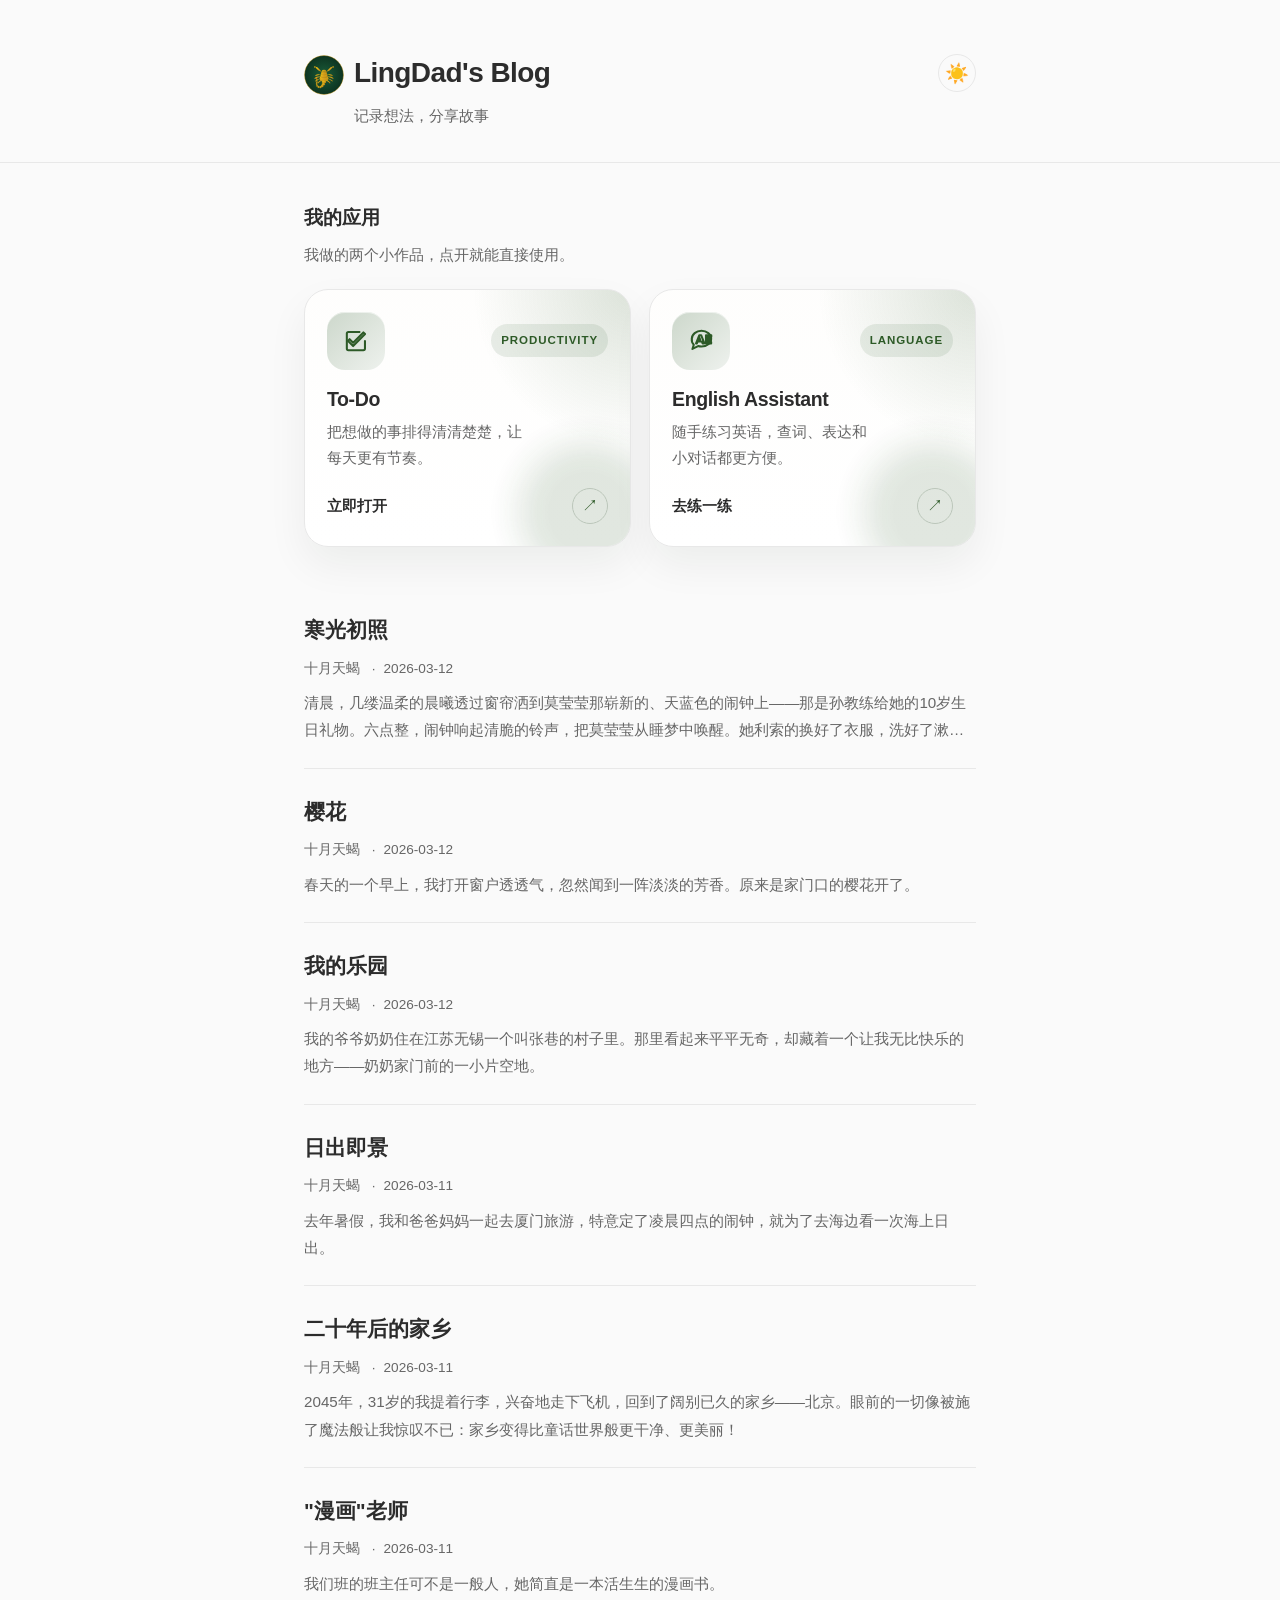
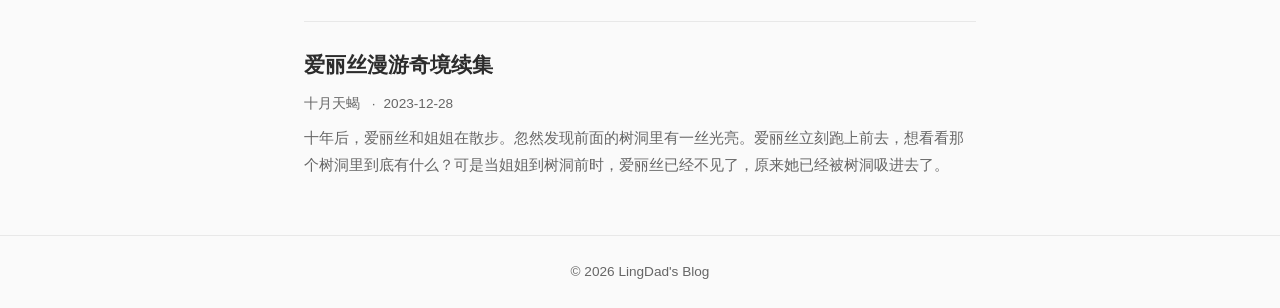
<file: index.html>
<!DOCTYPE html>
<html lang="zh-CN">
<head>
    <meta charset="UTF-8">
    <meta name="viewport" content="width=device-width, initial-scale=1.0">
    <title>LingDad's Blog</title>
    <link rel="icon" href="favicon.svg" type="image/svg+xml">
    <link rel="icon" href="favicon.ico" sizes="32x32">
    <link rel="apple-touch-icon" href="apple-touch-icon.png">
    <link rel="stylesheet" href="style.css">
</head>
<body>
    <header>
        <div class="container">
            <div class="header-row">
                <h1 class="site-title"><a href="index.html"><img src="favicon.svg" alt="十月天蝎" class="site-logo">LingDad's Blog</a></h1>
                <button class="theme-toggle" id="themeToggle" aria-label="切换深色模式">☀️</button>
            </div>
            <p class="site-desc">记录想法，分享故事</p>
        </div>
    </header>

    <main class="container">
        <section class="app-links" aria-labelledby="app-links-title">
            <div class="section-heading">
                <h2 id="app-links-title">我的应用</h2>
                <p>我做的两个小作品，点开就能直接使用。</p>
            </div>
            <div class="app-grid">
                <a class="app-card" href="https://lingdad.github.io/todo-app/" target="_blank" rel="noopener noreferrer" aria-label="打开 To-Do 应用">
                    <span class="app-card-glow" aria-hidden="true"></span>
                    <span class="app-card-top">
                        <span class="app-icon" aria-hidden="true">
                            <svg viewBox="0 0 24 24" role="presentation" focusable="false">
                                <path d="M9.2 16.6 4.9 12.3l1.4-1.4 2.9 2.9 8.5-8.5 1.4 1.4z"></path>
                                <path d="M19 12.5v6.2a1.3 1.3 0 0 1-1.3 1.3H5.3A1.3 1.3 0 0 1 4 18.7V6.3A1.3 1.3 0 0 1 5.3 5h9.2"></path>
                            </svg>
                        </span>
                        <span class="app-badge">Productivity</span>
                    </span>
                    <span class="app-info">
                        <strong>To-Do</strong>
                        <span class="app-summary">把想做的事排得清清楚楚，让每天更有节奏。</span>
                    </span>
                    <span class="app-card-bottom">
                        <span class="app-link-text">立即打开</span>
                        <span class="app-arrow" aria-hidden="true">↗</span>
                    </span>
                </a>
                <a class="app-card" href="https://lingdad.github.io/english_assistent/" target="_blank" rel="noopener noreferrer" aria-label="打开 English Assistant 应用">
                    <span class="app-card-glow" aria-hidden="true"></span>
                    <span class="app-card-top">
                        <span class="app-icon" aria-hidden="true">
                            <svg viewBox="0 0 24 24" role="presentation" focusable="false">
                                <path d="M12 4c4.4 0 8 2.9 8 6.5S16.4 17 12 17a9.8 9.8 0 0 1-2.8-.4L4.5 19l1.1-3.5A6 6 0 0 1 4 10.5C4 6.9 7.6 4 12 4z"></path>
                                <path d="M9.1 11.3h1.8l-.9-2.4zm-1.6 3.1 2.7-6.8h1.5l2.7 6.8h-1.5l-.6-1.6H8.8l-.6 1.6zm8.2 0V7.6h4.4v1.2h-2.9v1.6h2.5v1.2h-2.5v1.6H20v1.2z"></path>
                            </svg>
                        </span>
                        <span class="app-badge">Language</span>
                    </span>
                    <span class="app-info">
                        <strong>English Assistant</strong>
                        <span class="app-summary">随手练习英语，查词、表达和小对话都更方便。</span>
                    </span>
                    <span class="app-card-bottom">
                        <span class="app-link-text">去练一练</span>
                        <span class="app-arrow" aria-hidden="true">↗</span>
                    </span>
                </a>
            </div>
        </section>
        <section class="post-list">
            <article class="post-card">
                <a href="posts/story-1.html">
                    <h2 class="post-title">寒光初照</h2>
                    <div class="post-meta">
                        <span class="post-author">十月天蝎</span>
                        <span class="post-date">2026-03-12</span>
                    </div>
                    <p class="post-excerpt">清晨，几缕温柔的晨曦透过窗帘洒到莫莹莹那崭新的、天蓝色的闹钟上——那是孙教练给她的10岁生日礼物。六点整，闹钟响起清脆的铃声，把莫莹莹从睡梦中唤醒。她利索的换好了衣服，洗好了漱，朝着训练场的食堂走去。……</p>
                </a>
            </article>
            <article class="post-card">
                <a href="posts/cherry-blossom.html">
                    <h2 class="post-title">樱花</h2>
                    <div class="post-meta">
                        <span class="post-author">十月天蝎</span>
                        <span class="post-date">2026-03-12</span>
                    </div>
                    <p class="post-excerpt">春天的一个早上，我打开窗户透透气，忽然闻到一阵淡淡的芳香。原来是家门口的樱花开了。</p>
                </a>
            </article>
            <article class="post-card">
                <a href="posts/my-paradise.html">
                    <h2 class="post-title">我的乐园</h2>
                    <div class="post-meta">
                        <span class="post-author">十月天蝎</span>
                        <span class="post-date">2026-03-12</span>
                    </div>
                    <p class="post-excerpt">我的爷爷奶奶住在江苏无锡一个叫张巷的村子里。那里看起来平平无奇，却藏着一个让我无比快乐的地方——奶奶家门前的一小片空地。</p>
                </a>
            </article>
            <article class="post-card">
                <a href="posts/sunrise-scene.html">
                    <h2 class="post-title">日出即景</h2>
                    <div class="post-meta">
                        <span class="post-author">十月天蝎</span>
                        <span class="post-date">2026-03-11</span>
                    </div>
                    <p class="post-excerpt">去年暑假，我和爸爸妈妈一起去厦门旅游，特意定了凌晨四点的闹钟，就为了去海边看一次海上日出。</p>
                </a>
            </article>
            <article class="post-card">
                <a href="posts/hometown-twenty-years.html">
                    <h2 class="post-title">二十年后的家乡</h2>
                    <div class="post-meta">
                        <span class="post-author">十月天蝎</span>
                        <span class="post-date">2026-03-11</span>
                    </div>
                    <p class="post-excerpt">2045年，31岁的我提着行李，兴奋地走下飞机，回到了阔别已久的家乡——北京。眼前的一切像被施了魔法般让我惊叹不已：家乡变得比童话世界般更干净、更美丽！</p>
                </a>
            </article>
            <article class="post-card">
                <a href="posts/manga-teacher.html">
                    <h2 class="post-title">"漫画"老师</h2>
                    <div class="post-meta">
                        <span class="post-author">十月天蝎</span>
                        <span class="post-date">2026-03-11</span>
                    </div>
                    <p class="post-excerpt">我们班的班主任可不是一般人，她简直是一本活生生的漫画书。</p>
                </a>
            </article>
            <article class="post-card">
                <a href="posts/alice-sequel.html">
                    <h2 class="post-title">爱丽丝漫游奇境续集</h2>
                    <div class="post-meta">
                        <span class="post-author">十月天蝎</span>
                        <span class="post-date">2023-12-28</span>
                    </div>
                    <p class="post-excerpt">十年后，爱丽丝和姐姐在散步。忽然发现前面的树洞里有一丝光亮。爱丽丝立刻跑上前去，想看看那个树洞里到底有什么？可是当姐姐到树洞前时，爱丽丝已经不见了，原来她已经被树洞吸进去了。</p>
                </a>
            </article>
        </section>
    </main>

    <footer>
        <div class="container">
            <p>&copy; 2026 LingDad's Blog</p>
        </div>
    </footer>
    <script>
    (function(){
        var btn=document.getElementById("themeToggle");
        var saved=localStorage.getItem("theme");
        if(saved==="dark"||(!saved&&window.matchMedia("(prefers-color-scheme: dark)").matches)){document.documentElement.setAttribute("data-theme","dark");btn.textContent="🌙";}
        btn.addEventListener("click",function(){var d=document.documentElement.getAttribute("data-theme")==="dark";if(d){document.documentElement.removeAttribute("data-theme");btn.textContent="☀️";localStorage.setItem("theme","light");}else{document.documentElement.setAttribute("data-theme","dark");btn.textContent="🌙";localStorage.setItem("theme","dark");}});
    })();
    </script>
</body>
</html>
</file>
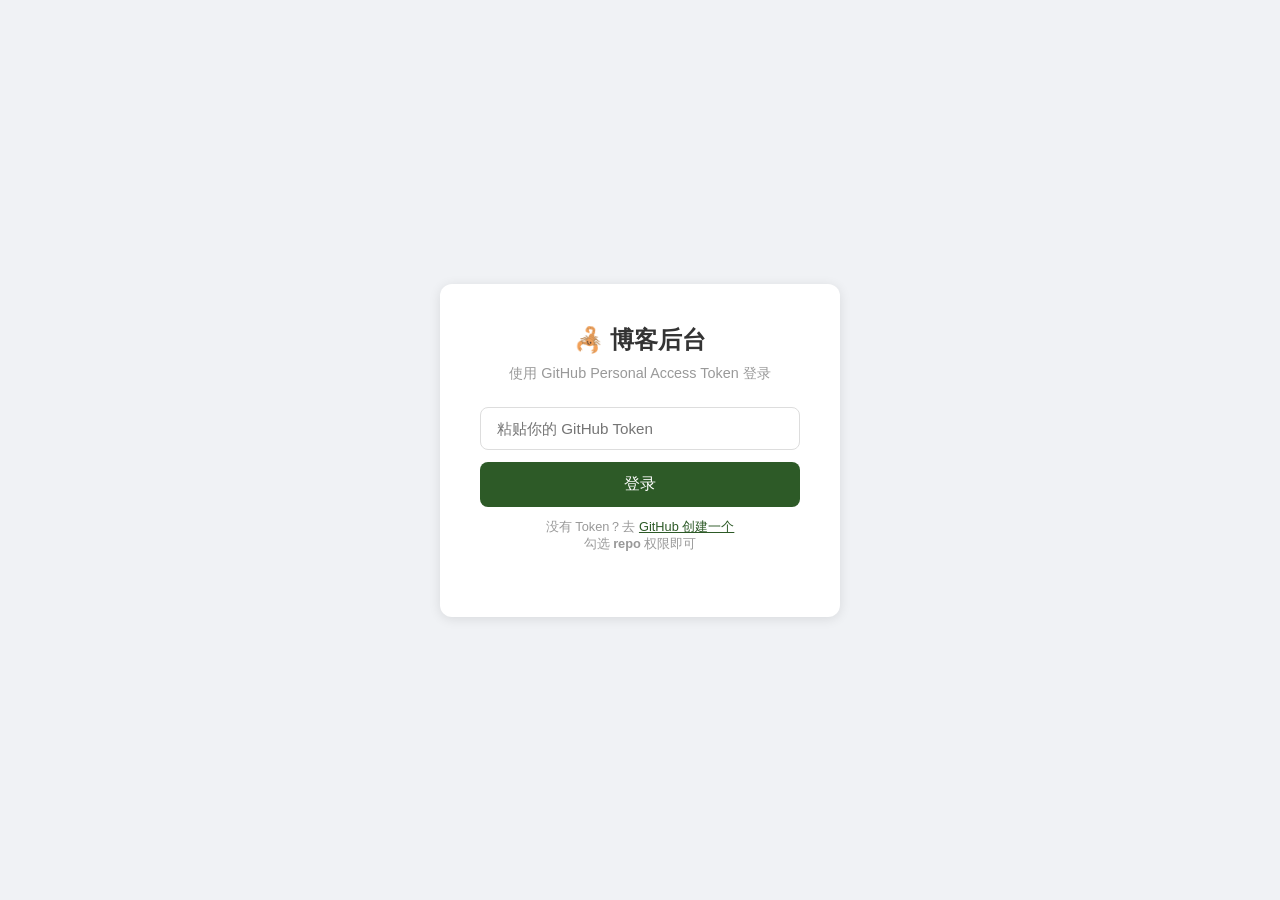
<file: admin.html>
<!DOCTYPE html>
<html lang="zh-CN">
<head>
<meta charset="UTF-8">
<meta name="viewport" content="width=device-width, initial-scale=1.0">
<title>博客后台 - LingDad's Blog</title>
<style>
* { margin:0; padding:0; box-sizing:border-box; }
body { font-family:-apple-system,"PingFang SC","Microsoft YaHei",sans-serif; background:#f0f2f5; color:#333; }

/* 登录 */
.login-page { display:flex; justify-content:center; align-items:center; min-height:100vh; }
.login-box { background:#fff; padding:40px; border-radius:12px; box-shadow:0 2px 12px rgba(0,0,0,0.1); width:400px; }
.login-box h1 { font-size:1.5rem; margin-bottom:8px; text-align:center; }
.login-box p { color:#999; text-align:center; margin-bottom:24px; font-size:0.9rem; }
.login-box input { width:100%; padding:12px 16px; border:1px solid #ddd; border-radius:8px; font-size:0.95rem; margin-bottom:12px; }
.login-box button { width:100%; padding:12px; background:#2d5a27; color:#fff; border:none; border-radius:8px; font-size:1rem; cursor:pointer; }
.login-box button:hover { background:#3d7a35; }
.login-box .hint { color:#999; font-size:0.8rem; margin-top:12px; text-align:center; }
.login-box .hint a { color:#2d5a27; }

/* 导航 */
.navbar { background:#1a1a2e; color:#fff; padding:14px 24px; display:flex; justify-content:space-between; align-items:center; position:sticky; top:0; z-index:100; }
.navbar h1 { font-size:1.15rem; }
.navbar-links a { color:#aaa; text-decoration:none; font-size:0.9rem; margin-left:16px; }
.navbar-links a:hover { color:#fff; }

/* 主体 */
.container { max-width:960px; margin:24px auto; padding:0 24px; }
.btn { padding:8px 20px; border:none; border-radius:6px; cursor:pointer; font-size:0.9rem; transition:all 0.2s; display:inline-flex; align-items:center; gap:4px; }
.btn-primary { background:#2d5a27; color:#fff; }
.btn-primary:hover { background:#3d7a35; }
.btn-publish { background:#e67e22; color:#fff; }
.btn-publish:hover { background:#d35400; }
.btn-danger { background:#e74c3c; color:#fff; }
.btn-danger:hover { background:#c0392b; }
.btn-secondary { background:#666; color:#fff; }
.btn-secondary:hover { background:#555; }

/* 文章列表 */
.post-list { background:#fff; border-radius:12px; box-shadow:0 2px 8px rgba(0,0,0,0.06); overflow:hidden; }
.post-item { display:flex; justify-content:space-between; align-items:center; padding:16px 24px; border-bottom:1px solid #f0f0f0; }
.post-item:last-child { border-bottom:none; }
.post-item:hover { background:#fafafa; }
.post-info h3 { font-size:1rem; margin-bottom:4px; }
.post-info .meta { font-size:0.85rem; color:#999; }
.post-actions { display:flex; gap:8px; flex-shrink:0; }

/* 编辑器 */
.editor { display:none; background:#fff; border-radius:12px; box-shadow:0 2px 8px rgba(0,0,0,0.06); padding:32px; margin-bottom:24px; }
.editor.active { display:block; }
.form-row { margin-bottom:16px; }
.form-row label { display:block; font-size:0.9rem; color:#666; margin-bottom:6px; font-weight:500; }
.form-row input, .form-row textarea { width:100%; padding:10px 14px; border:1px solid #ddd; border-radius:8px; font-size:1rem; font-family:inherit; }
.form-row input:focus, .form-row textarea:focus { outline:none; border-color:#2d5a27; box-shadow:0 0 0 2px rgba(45,90,39,0.15); }
.form-row textarea { min-height:420px; line-height:1.8; resize:vertical; }
.form-actions { display:flex; gap:12px; align-items:center; flex-wrap:wrap; }
.slug-row { display:grid; grid-template-columns:1fr 1fr 1fr; gap:12px; }

/* 草稿列表 */
.drafts-section { margin-bottom:24px; }
.drafts-section h3 { font-size:1rem; color:#666; margin-bottom:12px; display:flex; align-items:center; gap:8px; }
.draft-list { background:#fff; border-radius:12px; box-shadow:0 2px 8px rgba(0,0,0,0.06); overflow:hidden; border-left:4px solid #e67e22; }
.draft-item { display:flex; justify-content:space-between; align-items:center; padding:14px 24px; border-bottom:1px solid #f0f0f0; }
.draft-item:last-child { border-bottom:none; }
.draft-item:hover { background:#fefaf5; }
.draft-info h4 { font-size:0.95rem; margin-bottom:2px; }
.draft-info .meta { font-size:0.8rem; color:#999; }
.draft-badge { background:#e67e22; color:#fff; font-size:0.7rem; padding:2px 8px; border-radius:10px; }
.autosave-hint { color:#999; font-size:0.8rem; font-style:italic; }

/* Toast */
.toast { position:fixed; top:20px; right:20px; padding:14px 24px; border-radius:8px; color:#fff; font-size:0.95rem; z-index:200; transform:translateX(120%); transition:transform 0.3s ease; max-width:400px; }
.toast.show { transform:translateX(0); }
.toast.success { background:#27ae60; }
.toast.error { background:#e74c3c; }

/* 遮罩 */
.overlay { display:none; position:fixed; top:0; left:0; right:0; bottom:0; background:rgba(0,0,0,0.5); z-index:150; justify-content:center; align-items:center; }
.overlay.active { display:flex; }
.overlay .spinner { color:#fff; font-size:1.2rem; text-align:center; line-height:2; }

.header-actions { display:flex; gap:12px; margin-bottom:24px; }

.hidden { display:none !important; }

@media (max-width:600px) {
    .slug-row { grid-template-columns:1fr; }
    .post-item { flex-direction:column; align-items:flex-start; gap:12px; }
}
</style>
</head>
<body>

<!-- ===== 登录页 ===== -->
<div id="loginPage" class="login-page">
    <div class="login-box">
        <h1>🦂 博客后台</h1>
        <p>使用 GitHub Personal Access Token 登录</p>
        <input type="password" id="tokenInput" placeholder="粘贴你的 GitHub Token">
        <button onclick="doLogin()">登录</button>
        <p class="hint">
            没有 Token？去 <a href="https://github.com/settings/tokens/new?scopes=repo&description=LingDad-Blog-Admin" target="_blank">GitHub 创建一个</a>
            <br>勾选 <b>repo</b> 权限即可
        </p>
    </div>
</div>

<!-- ===== 管理页 ===== -->
<div id="adminPage" class="hidden">
    <nav class="navbar">
        <h1>🦂 博客后台</h1>
        <div class="navbar-links">
            <a href="https://lingdad.github.io" target="_blank">🌐 查看博客</a>
            <a href="#" onclick="doLogout()">退出</a>
        </div>
    </nav>

    <div class="container">
        <div class="header-actions">
            <button class="btn btn-primary" onclick="showEditor()">✏️ 写新文章</button>
        </div>

        <div class="editor" id="editor">
            <h2 id="editorTitle" style="margin-bottom:20px;">写新文章</h2>
            <input type="hidden" id="editingSlug" value="">
            <input type="hidden" id="editingSha" value="">
            <div class="form-row">
                <label>标题</label>
                <input type="text" id="postTitle" placeholder="文章标题">
            </div>
            <div class="slug-row">
                <div class="form-row">
                    <label>作者</label>
                    <input type="text" id="postAuthor" value="十月天蝎">
                </div>
                <div class="form-row">
                    <label>日期</label>
                    <input type="date" id="postDate">
                </div>
                <div class="form-row">
                    <label>文件名（slug）</label>
                    <input type="text" id="postSlug" placeholder="英文短名，如 my-story">
                </div>
            </div>
            <div class="form-row">
                <label>正文 <span style="color:#999;font-weight:normal;">段落之间空一行</span></label>
                <textarea id="postContent" placeholder="在这里写文章内容..."></textarea>
            </div>
            <div class="form-actions">
                <button class="btn btn-publish" onclick="publishPost()">🚀 发表</button>
                <button class="btn btn-primary" onclick="saveDraft()">💾 保存草稿</button>
                <button class="btn btn-secondary" onclick="hideEditor()">取消</button>
                <span class="autosave-hint" id="autosaveHint"></span>
            </div>
        </div>

        <!-- 草稿列表 -->
        <div class="drafts-section hidden" id="draftsSection">
            <h3>📝 草稿箱 <span class="draft-badge" id="draftCount">0</span></h3>
            <div class="draft-list" id="draftList"></div>
        </div>

        <div class="post-list" id="postList">
            <div style="padding:40px;text-align:center;color:#999;">加载中...</div>
        </div>
    </div>
</div>

<!-- 遮罩 -->
<div class="overlay" id="overlay">
    <div class="spinner">🚀 正在发表...<br>提交到 GitHub，等待自动构建</div>
</div>
<div class="toast" id="toast"></div>

<script>
const REPO = 'LingDad/LingDad.github.io';
const API = 'https://api.github.com';
const BRANCH = 'master';
let TOKEN = '';

// ===== 登录 =====
function doLogin() {
    const t = document.getElementById('tokenInput').value.trim();
    if (!t) { showToast('请输入 Token', 'error'); return; }
    TOKEN = t;
    // 验证 token
    fetch(`${API}/repos/${REPO}`, { headers: authHeaders() })
        .then(async r => {
            if (!r.ok) {
                const body = await r.text();
                console.log('[login] verify failed:', r.status, body);
                if (r.status === 404) throw new Error('Token 没有仓库访问权限（需要 Contents: Read and write）');
                if (r.status === 401) throw new Error('Token 无效或已过期');
                throw new Error(`验证失败 (${r.status})`);
            }
            return r.json();
        })
        .then(data => {
            console.log('[login] repo permissions:', data.permissions);
            if (data.permissions && !data.permissions.push) {
                showToast('Token 只有读权限，需要写权限才能发表', 'error');
                return;
            }
            localStorage.setItem('blog_token', TOKEN);
            showAdmin();
        })
        .catch(e => showToast(e.message, 'error'));
}

function doLogout() {
    TOKEN = '';
    localStorage.removeItem('blog_token');
    document.getElementById('adminPage').classList.add('hidden');
    document.getElementById('loginPage').style.display = 'flex';
    document.getElementById('tokenInput').value = '';
}

function showAdmin() {
    document.getElementById('loginPage').style.display = 'none';
    document.getElementById('adminPage').classList.remove('hidden');
    loadPosts();
    renderDrafts();
}

function authHeaders() {
    // 兼容 classic token (ghp_xxx) 和 fine-grained token (github_pat_xxx)
    return {
        'Authorization': `Bearer ${TOKEN}`,
        'Accept': 'application/vnd.github+json',
        'X-GitHub-Api-Version': '2022-11-28'
    };
}

// ===== 自动登录 =====
(function(){
    const saved = localStorage.getItem('blog_token');
    if (saved) {
        TOKEN = saved;
        fetch(`${API}/repos/${REPO}`, { headers: authHeaders() })
            .then(r => { if (r.ok) showAdmin(); })
            .catch(() => {});
    }
})();

// ===== 文章操作 =====
async function loadPosts() {
    try {
        const resp = await fetch(`${API}/repos/${REPO}/contents/content?ref=${BRANCH}`, { headers: authHeaders() });
        if (!resp.ok) {
            document.getElementById('postList').innerHTML = '<div style="padding:40px;text-align:center;color:#999;">content/ 目录为空</div>';
            return;
        }
        const files = await resp.json();
        const mdFiles = files.filter(f => f.name.endsWith('.md'));

        // 并发获取所有文件内容
        const posts = await Promise.all(mdFiles.map(async f => {
            const r = await fetch(f.download_url);
            const text = await r.text();
            const parsed = parseFrontmatter(text);
            return { ...parsed.meta, content: parsed.body.trim(), sha: f.sha, filename: f.name };
        }));

        posts.sort((a, b) => (b.date || '').localeCompare(a.date || ''));

        const list = document.getElementById('postList');
        if (posts.length === 0) {
            list.innerHTML = '<div style="padding:40px;text-align:center;color:#999;">还没有文章</div>';
            return;
        }
        list.innerHTML = posts.map(p => `
            <div class="post-item">
                <div class="post-info">
                    <h3>${esc(p.title || p.slug || '')}</h3>
                    <div class="meta">${esc(p.author || '')} · ${p.date || ''} · ${p.slug || ''}</div>
                </div>
                <div class="post-actions">
                    <button class="btn btn-secondary" onclick='editPost(${JSON.stringify(JSON.stringify(p))})'>编辑</button>
                    <button class="btn btn-danger" onclick="deletePost('${p.slug}')">删除</button>
                </div>
            </div>
        `).join('');
    } catch(e) {
        showToast('加载失败: ' + e.message, 'error');
    }
}

function parseFrontmatter(text) {
    const m = text.match(/^---\s*\n([\s\S]*?)\n---\s*\n([\s\S]*)$/);
    if (!m) return { meta: {}, body: text };
    const meta = {};
    m[1].split('\n').forEach(line => {
        const idx = line.indexOf(':');
        if (idx > 0) meta[line.slice(0, idx).trim()] = line.slice(idx + 1).trim();
    });
    return { meta, body: m[2] };
}

// ===== 编辑器 =====
const today = new Date().toISOString().split('T')[0];
document.getElementById('postDate').value = today;

function showEditor(post) {
    currentDraftId = ''; // 重置，让 getDraftId 重新计算
    const ed = document.getElementById('editor');
    document.getElementById('autosaveHint').textContent = '';
    if (post) {
        document.getElementById('editorTitle').textContent = '编辑文章';
        document.getElementById('editingSlug').value = post.slug;
        document.getElementById('editingSha').value = post.sha || '';
        document.getElementById('postTitle').value = post.title || '';
        document.getElementById('postAuthor').value = post.author || '十月天蝎';
        document.getElementById('postDate').value = post.date || today;
        document.getElementById('postSlug').value = post.slug || '';
        document.getElementById('postContent').value = post.content || '';
        document.getElementById('postSlug').readOnly = true;
    } else {
        document.getElementById('editorTitle').textContent = '写新文章';
        document.getElementById('editingSlug').value = '';
        document.getElementById('editingSha').value = '';
        document.getElementById('postTitle').value = '';
        document.getElementById('postAuthor').value = '十月天蝎';
        document.getElementById('postDate').value = today;
        document.getElementById('postSlug').value = '';
        document.getElementById('postContent').value = '';
        document.getElementById('postSlug').readOnly = false;
    }
    ed.classList.add('active');
    document.getElementById('postTitle').focus();
    window.scrollTo({ top: 0, behavior: 'smooth' });
}

function hideEditor() {
    document.getElementById('editor').classList.remove('active');
}

function editPost(jsonStr) {
    showEditor(JSON.parse(jsonStr));
}

// ===== 获取文件最新 sha =====
async function getFileSha(path) {
    try {
        const resp = await fetch(`${API}/repos/${REPO}/contents/${path}?ref=${BRANCH}`, { headers: authHeaders() });
        console.log(`[getFileSha] ${path} → ${resp.status}`);
        if (resp.ok) {
            const data = await resp.json();
            console.log(`[getFileSha] sha=${data.sha}`);
            return data.sha;
        }
        const err = await resp.text();
        console.log(`[getFileSha] error body:`, err);
    } catch(e) {
        console.log(`[getFileSha] exception:`, e);
    }
    return null; // 文件不存在
}

// ===== 发表 =====
async function publishPost() {
    const title = document.getElementById('postTitle').value.trim();
    const author = document.getElementById('postAuthor').value.trim();
    const date = document.getElementById('postDate').value;
    const slug = document.getElementById('postSlug').value.trim();
    const content = document.getElementById('postContent').value.trim();

    if (!title) { showToast('请填写标题', 'error'); return; }
    if (!slug) { showToast('请填写文件名', 'error'); return; }
    if (!/^[a-z0-9-]+$/.test(slug)) { showToast('slug 只能包含小写字母、数字和横线', 'error'); return; }
    if (!content) { showToast('请填写正文', 'error'); return; }

    const now = new Date().toISOString();
    const md = `---\ntitle: ${title}\nauthor: ${author}\ndate: ${date}\ncreated: ${now}\nslug: ${slug}\n---\n\n${content}\n`;

    document.getElementById('overlay').classList.add('active');
    try {
        // 自动获取最新 sha（文件已存在时需要）
        const filePath = `content/${slug}.md`;
        const latestSha = await getFileSha(filePath);

        const body = {
            message: `发表: ${title}`,
            content: btoa(unescape(encodeURIComponent(md))),
            branch: BRANCH
        };
        if (latestSha) body.sha = latestSha;

        const resp = await fetch(`${API}/repos/${REPO}/contents/${filePath}`, {
            method: 'PUT',
            headers: { ...authHeaders(), 'Content-Type': 'application/json' },
            body: JSON.stringify(body)
        });

        if (!resp.ok) {
            const errBody = await resp.text();
            console.log(`[publish] PUT failed ${resp.status}:`, errBody);
            let errMsg;
            try { errMsg = JSON.parse(errBody).message; } catch(e) { errMsg = errBody; }
            throw new Error(`发表失败 (${resp.status}): ${errMsg || '未知错误'}`);
        }

        showToast('🎉 发表成功！约1分钟后博客自动更新');
        clearDraftFor(slug);
        hideEditor();
        loadPosts();
    } catch(e) {
        showToast(e.message, 'error');
    }
    document.getElementById('overlay').classList.remove('active');
}

// ===== 删除 =====
async function deletePost(slug) {
    if (!confirm(`确定删除「${slug}」？`)) return;
    document.getElementById('overlay').classList.add('active');
    try {
        const latestSha = await getFileSha(`content/${slug}.md`);
        if (!latestSha) throw new Error('文件不存在');
        const resp = await fetch(`${API}/repos/${REPO}/contents/content/${slug}.md`, {
            method: 'DELETE',
            headers: { ...authHeaders(), 'Content-Type': 'application/json' },
            body: JSON.stringify({ message: `删除: ${slug}`, sha: latestSha, branch: BRANCH })
        });
        if (!resp.ok) throw new Error('删除失败');
        showToast('已删除，约1分钟后博客更新');
        loadPosts();
    } catch(e) {
        showToast(e.message, 'error');
    }
    document.getElementById('overlay').classList.remove('active');
}

// ===== 草稿 =====
const DRAFT_KEY = 'blog_drafts';

function getDrafts() {
    try { return JSON.parse(localStorage.getItem(DRAFT_KEY) || '{}'); } catch(e) { return {}; }
}

function saveDrafts(drafts) {
    localStorage.setItem(DRAFT_KEY, JSON.stringify(drafts));
}

// 当前编辑中的草稿ID，确保同一篇文章只有一份草稿
let currentDraftId = '';

function getDraftId() {
    // 优先用已有的 draftId（保证整个编辑过程中 key 不变）
    if (currentDraftId) return currentDraftId;
    const editing = document.getElementById('editingSlug').value;
    const slug = document.getElementById('postSlug').value.trim();
    currentDraftId = editing || slug || ('draft-' + Date.now());
    return currentDraftId;
}

function collectFormData() {
    return {
        title: document.getElementById('postTitle').value.trim(),
        author: document.getElementById('postAuthor').value.trim(),
        date: document.getElementById('postDate').value,
        slug: document.getElementById('postSlug').value.trim(),
        content: document.getElementById('postContent').value,
    };
}

function saveDraft() {
    const data = collectFormData();
    if (!data.title && !data.content) { showToast('标题和正文都是空的，没什么好保存的', 'error'); return; }

    const draftId = getDraftId();
    const drafts = getDrafts();
    // 如果 slug 变了，清理旧的 autosave key
    Object.keys(drafts).forEach(k => {
        if (k !== draftId && drafts[k].slug === data.slug) delete drafts[k];
    });
    drafts[draftId] = { ...data, savedAt: new Date().toLocaleString('zh-CN') };
    saveDrafts(drafts);
    showToast('💾 草稿已保存');
    document.getElementById('autosaveHint').textContent = '';
    renderDrafts();
}

function autoSaveDraft() {
    const data = collectFormData();
    if (!data.title && !data.content) return;

    const draftId = getDraftId();
    const drafts = getDrafts();
    drafts[draftId] = { ...data, savedAt: new Date().toLocaleString('zh-CN'), auto: true };
    saveDrafts(drafts);
    document.getElementById('autosaveHint').textContent = '已自动保存 ' + new Date().toLocaleTimeString('zh-CN');
}

function loadDraft(draftId) {
    const drafts = getDrafts();
    const d = drafts[draftId];
    if (!d) return;
    showEditor({
        title: d.title || '',
        author: d.author || '十月天蝎',
        date: d.date || today,
        slug: d.slug || '',
        content: d.content || '',
        sha: ''
    });
    // 恢复后不锁定 slug，并绑定到同一个 draftId
    document.getElementById('postSlug').readOnly = false;
    document.getElementById('editingSlug').value = '';
    currentDraftId = draftId;
    showToast('草稿已载入，继续编辑吧');
}

function deleteDraft(draftId) {
    const drafts = getDrafts();
    delete drafts[draftId];
    saveDrafts(drafts);
    renderDrafts();
    showToast('草稿已删除');
}

function renderDrafts() {
    const drafts = getDrafts();
    const keys = Object.keys(drafts).sort((a,b) => {
        return (drafts[b].savedAt || '').localeCompare(drafts[a].savedAt || '');
    });
    const section = document.getElementById('draftsSection');
    const list = document.getElementById('draftList');
    const count = document.getElementById('draftCount');

    if (keys.length === 0) {
        section.classList.add('hidden');
        return;
    }

    section.classList.remove('hidden');
    count.textContent = keys.length;
    list.innerHTML = keys.map(id => {
        const d = drafts[id];
        const title = d.title || '(无标题)';
        const autoLabel = d.auto ? ' · 自动保存' : '';
        return `
            <div class="draft-item">
                <div class="draft-info">
                    <h4>${esc(title)}</h4>
                    <div class="meta">${d.savedAt || ''}${autoLabel}</div>
                </div>
                <div class="post-actions">
                    <button class="btn btn-primary" onclick="loadDraft('${id}')" style="padding:6px 14px;">继续写</button>
                    <button class="btn btn-danger" onclick="deleteDraft('${id}')" style="padding:6px 14px;">删除</button>
                </div>
            </div>
        `;
    }).join('');
}

// 自动保存：每30秒，如果编辑器打开且有内容
let autosaveTimer = null;
function startAutosave() {
    if (autosaveTimer) clearInterval(autosaveTimer);
    autosaveTimer = setInterval(() => {
        if (document.getElementById('editor').classList.contains('active')) {
            autoSaveDraft();
        }
    }, 30000);
}
startAutosave();

// 发表成功后清理对应草稿
function clearDraftFor(slug) {
    const drafts = getDrafts();
    // 清理匹配的草稿
    Object.keys(drafts).forEach(id => {
        if (id === slug || drafts[id].slug === slug) delete drafts[id];
    });
    // 也清理 autosave
    delete drafts['autosave'];
    saveDrafts(drafts);
    renderDrafts();
}

// ===== 工具 =====
function esc(s) { const d = document.createElement('div'); d.textContent = s; return d.innerHTML; }

function showToast(msg, type='success') {
    const t = document.getElementById('toast');
    t.textContent = msg;
    t.className = 'toast ' + type + ' show';
    setTimeout(() => t.classList.remove('show'), 4000);
}
</script>
</body>
</html>
</file>
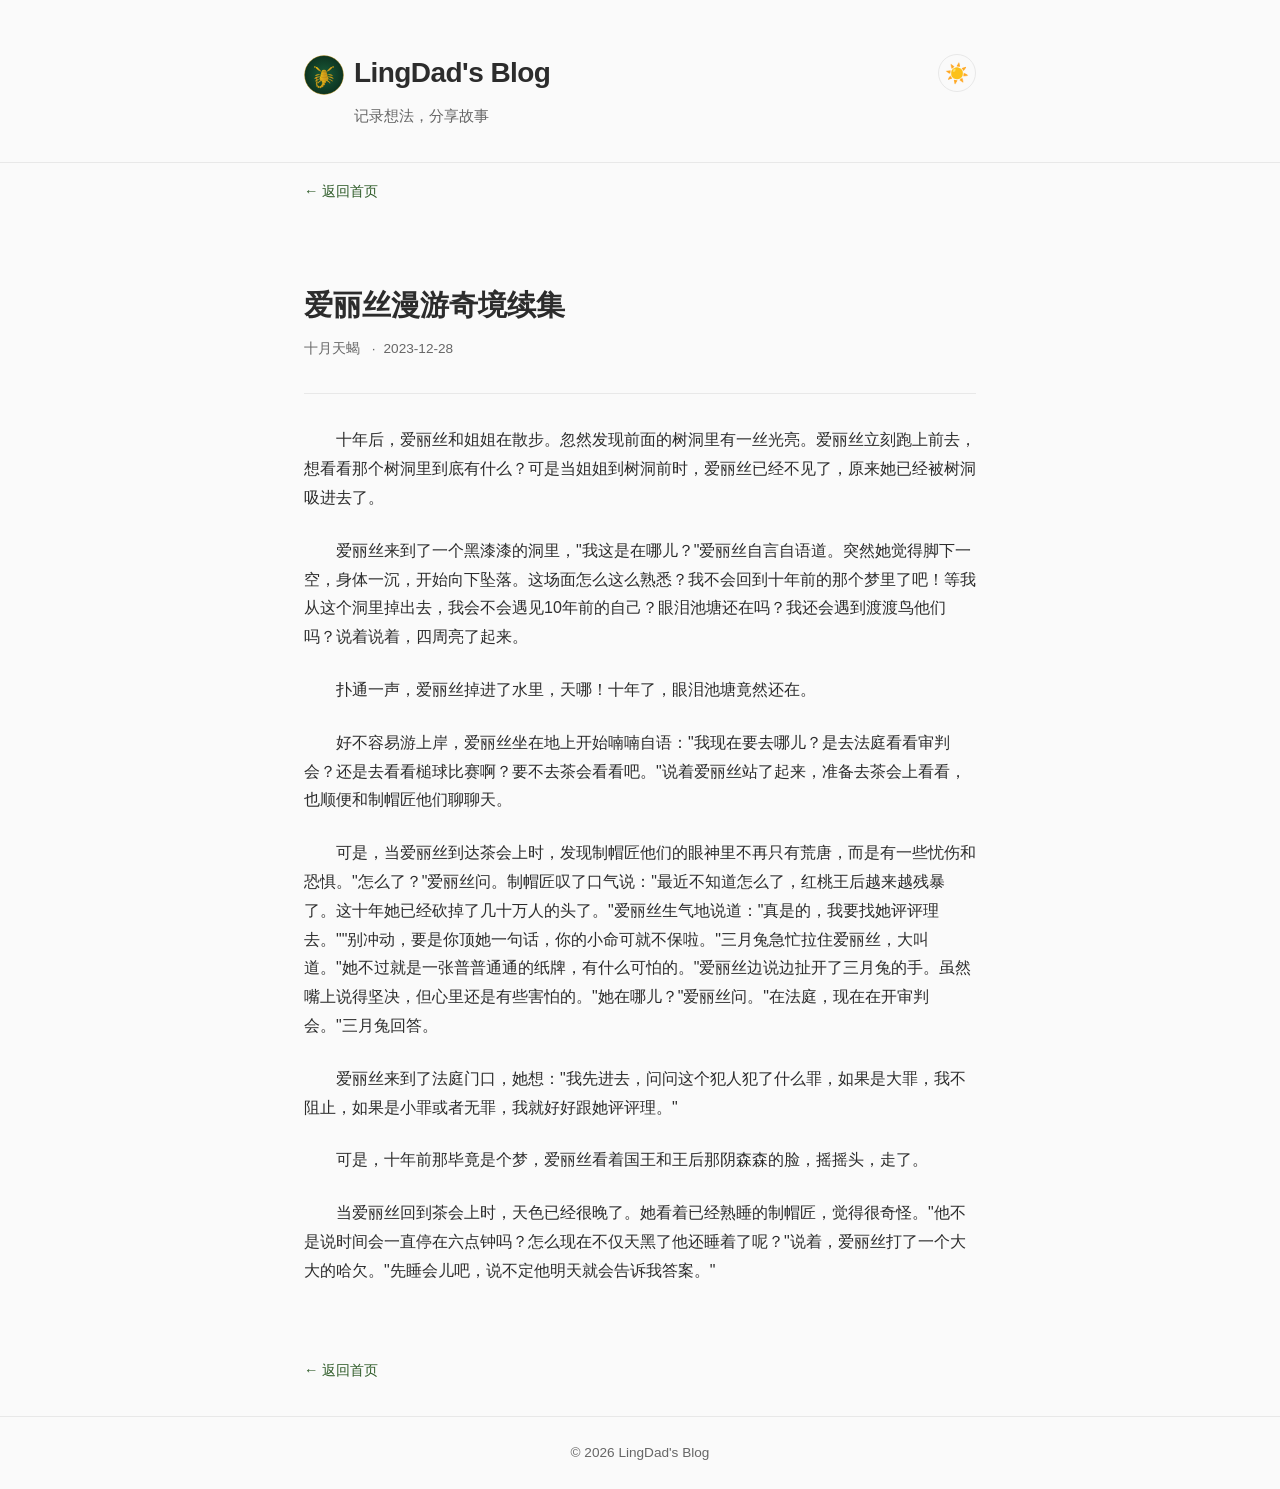
<file: posts/alice-sequel.html>
<!DOCTYPE html>
<html lang="zh-CN">
<head>
    <meta charset="UTF-8">
    <meta name="viewport" content="width=device-width, initial-scale=1.0">
    <title>爱丽丝漫游奇境续集 - LingDad's Blog</title>
    <link rel="icon" href="../favicon.svg" type="image/svg+xml">
    <link rel="icon" href="../favicon.ico" sizes="32x32">
    <link rel="apple-touch-icon" href="../apple-touch-icon.png">
    <link rel="stylesheet" href="../style.css">
</head>
<body>
    <header>
        <div class="container">
            <div class="header-row">
                <h1 class="site-title"><a href="../index.html"><img src="../favicon.svg" alt="十月天蝎" class="site-logo">LingDad's Blog</a></h1>
                <button class="theme-toggle" id="themeToggle" aria-label="切换深色模式">☀️</button>
            </div>
            <p class="site-desc">记录想法，分享故事</p>
        </div>
    </header>

    <main class="container">
        <a href="../index.html" class="back-link">← 返回首页</a>

        <div class="post-header">
            <h1>爱丽丝漫游奇境续集</h1>
            <div class="post-meta">
                <span class="post-author">十月天蝎</span>
                <span class="post-date">2023-12-28</span>
            </div>
        </div>

        <div class="post-content">
            <p>十年后，爱丽丝和姐姐在散步。忽然发现前面的树洞里有一丝光亮。爱丽丝立刻跑上前去，想看看那个树洞里到底有什么？可是当姐姐到树洞前时，爱丽丝已经不见了，原来她已经被树洞吸进去了。</p>

            <p>爱丽丝来到了一个黑漆漆的洞里，&quot;我这是在哪儿？&quot;爱丽丝自言自语道。突然她觉得脚下一空，身体一沉，开始向下坠落。这场面怎么这么熟悉？我不会回到十年前的那个梦里了吧！等我从这个洞里掉出去，我会不会遇见10年前的自己？眼泪池塘还在吗？我还会遇到渡渡鸟他们吗？说着说着，四周亮了起来。</p>

            <p>扑通一声，爱丽丝掉进了水里，天哪！十年了，眼泪池塘竟然还在。</p>

            <p>好不容易游上岸，爱丽丝坐在地上开始喃喃自语：&quot;我现在要去哪儿？是去法庭看看审判会？还是去看看槌球比赛啊？要不去茶会看看吧。&quot;说着爱丽丝站了起来，准备去茶会上看看，也顺便和制帽匠他们聊聊天。</p>

            <p>可是，当爱丽丝到达茶会上时，发现制帽匠他们的眼神里不再只有荒唐，而是有一些忧伤和恐惧。&quot;怎么了？&quot;爱丽丝问。制帽匠叹了口气说：&quot;最近不知道怎么了，红桃王后越来越残暴了。这十年她已经砍掉了几十万人的头了。&quot;爱丽丝生气地说道：&quot;真是的，我要找她评评理去。&quot;&quot;别冲动，要是你顶她一句话，你的小命可就不保啦。&quot;三月兔急忙拉住爱丽丝，大叫道。&quot;她不过就是一张普普通通的纸牌，有什么可怕的。&quot;爱丽丝边说边扯开了三月兔的手。虽然嘴上说得坚决，但心里还是有些害怕的。&quot;她在哪儿？&quot;爱丽丝问。&quot;在法庭，现在在开审判会。&quot;三月兔回答。</p>

            <p>爱丽丝来到了法庭门口，她想：&quot;我先进去，问问这个犯人犯了什么罪，如果是大罪，我不阻止，如果是小罪或者无罪，我就好好跟她评评理。&quot;</p>

            <p>可是，十年前那毕竟是个梦，爱丽丝看着国王和王后那阴森森的脸，摇摇头，走了。</p>

            <p>当爱丽丝回到茶会上时，天色已经很晚了。她看着已经熟睡的制帽匠，觉得很奇怪。&quot;他不是说时间会一直停在六点钟吗？怎么现在不仅天黑了他还睡着了呢？&quot;说着，爱丽丝打了一个大大的哈欠。&quot;先睡会儿吧，说不定他明天就会告诉我答案。&quot;</p>
        </div>

        <a href="../index.html" class="back-link">← 返回首页</a>
    </main>

    <footer>
        <div class="container">
            <p>&copy; 2026 LingDad's Blog</p>
        </div>
    </footer>
    <script>
    (function(){
        var btn=document.getElementById("themeToggle");
        var saved=localStorage.getItem("theme");
        if(saved==="dark"||(!saved&&window.matchMedia("(prefers-color-scheme: dark)").matches)){document.documentElement.setAttribute("data-theme","dark");btn.textContent="🌙";}
        btn.addEventListener("click",function(){var d=document.documentElement.getAttribute("data-theme")==="dark";if(d){document.documentElement.removeAttribute("data-theme");btn.textContent="☀️";localStorage.setItem("theme","light");}else{document.documentElement.setAttribute("data-theme","dark");btn.textContent="🌙";localStorage.setItem("theme","dark");}});
    })();
    </script>
</body>
</html>
</file>
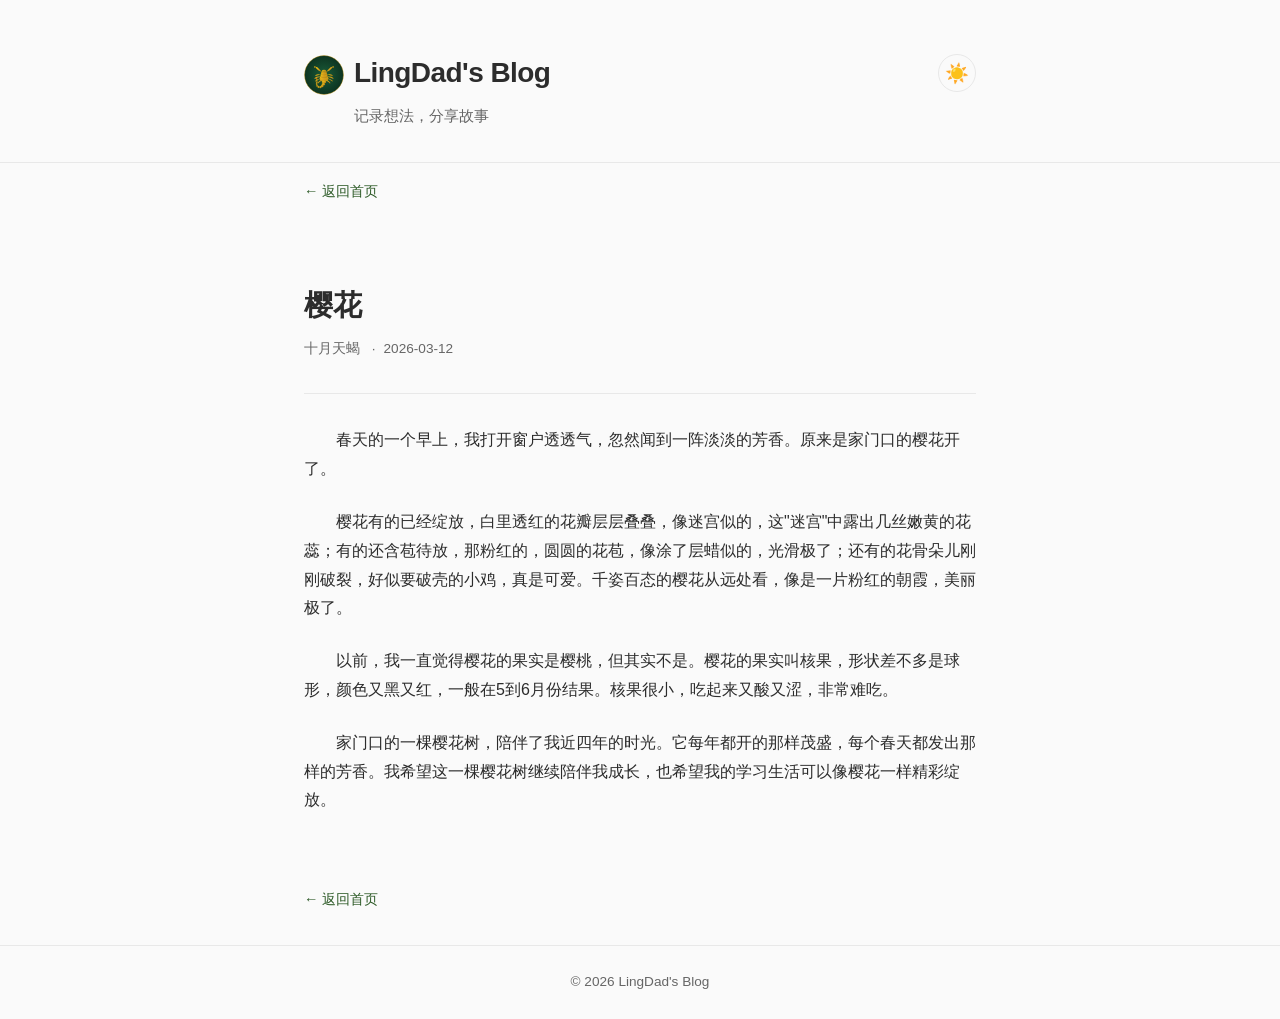
<file: posts/cherry-blossom.html>
<!DOCTYPE html>
<html lang="zh-CN">
<head>
    <meta charset="UTF-8">
    <meta name="viewport" content="width=device-width, initial-scale=1.0">
    <title>樱花 - LingDad's Blog</title>
    <link rel="icon" href="../favicon.svg" type="image/svg+xml">
    <link rel="icon" href="../favicon.ico" sizes="32x32">
    <link rel="apple-touch-icon" href="../apple-touch-icon.png">
    <link rel="stylesheet" href="../style.css">
</head>
<body>
    <header>
        <div class="container">
            <div class="header-row">
                <h1 class="site-title"><a href="../index.html"><img src="../favicon.svg" alt="十月天蝎" class="site-logo">LingDad's Blog</a></h1>
                <button class="theme-toggle" id="themeToggle" aria-label="切换深色模式">☀️</button>
            </div>
            <p class="site-desc">记录想法，分享故事</p>
        </div>
    </header>

    <main class="container">
        <a href="../index.html" class="back-link">← 返回首页</a>

        <div class="post-header">
            <h1>樱花</h1>
            <div class="post-meta">
                <span class="post-author">十月天蝎</span>
                <span class="post-date">2026-03-12</span>
            </div>
        </div>

        <div class="post-content">
            <p>春天的一个早上，我打开窗户透透气，忽然闻到一阵淡淡的芳香。原来是家门口的樱花开了。</p>

            <p>樱花有的已经绽放，白里透红的花瓣层层叠叠，像迷宫似的，这&quot;迷宫&quot;中露出几丝嫩黄的花蕊；有的还含苞待放，那粉红的，圆圆的花苞，像涂了层蜡似的，光滑极了；还有的花骨朵儿刚刚破裂，好似要破壳的小鸡，真是可爱。千姿百态的樱花从远处看，像是一片粉红的朝霞，美丽极了。</p>

            <p>以前，我一直觉得樱花的果实是樱桃，但其实不是。樱花的果实叫核果，形状差不多是球形，颜色又黑又红，一般在5到6月份结果。核果很小，吃起来又酸又涩，非常难吃。</p>

            <p>家门口的一棵樱花树，陪伴了我近四年的时光。它每年都开的那样茂盛，每个春天都发出那样的芳香。我希望这一棵樱花树继续陪伴我成长，也希望我的学习生活可以像樱花一样精彩绽放。</p>
        </div>

        <a href="../index.html" class="back-link">← 返回首页</a>
    </main>

    <footer>
        <div class="container">
            <p>&copy; 2026 LingDad's Blog</p>
        </div>
    </footer>
    <script>
    (function(){
        var btn=document.getElementById("themeToggle");
        var saved=localStorage.getItem("theme");
        if(saved==="dark"||(!saved&&window.matchMedia("(prefers-color-scheme: dark)").matches)){document.documentElement.setAttribute("data-theme","dark");btn.textContent="🌙";}
        btn.addEventListener("click",function(){var d=document.documentElement.getAttribute("data-theme")==="dark";if(d){document.documentElement.removeAttribute("data-theme");btn.textContent="☀️";localStorage.setItem("theme","light");}else{document.documentElement.setAttribute("data-theme","dark");btn.textContent="🌙";localStorage.setItem("theme","dark");}});
    })();
    </script>
</body>
</html>
</file>
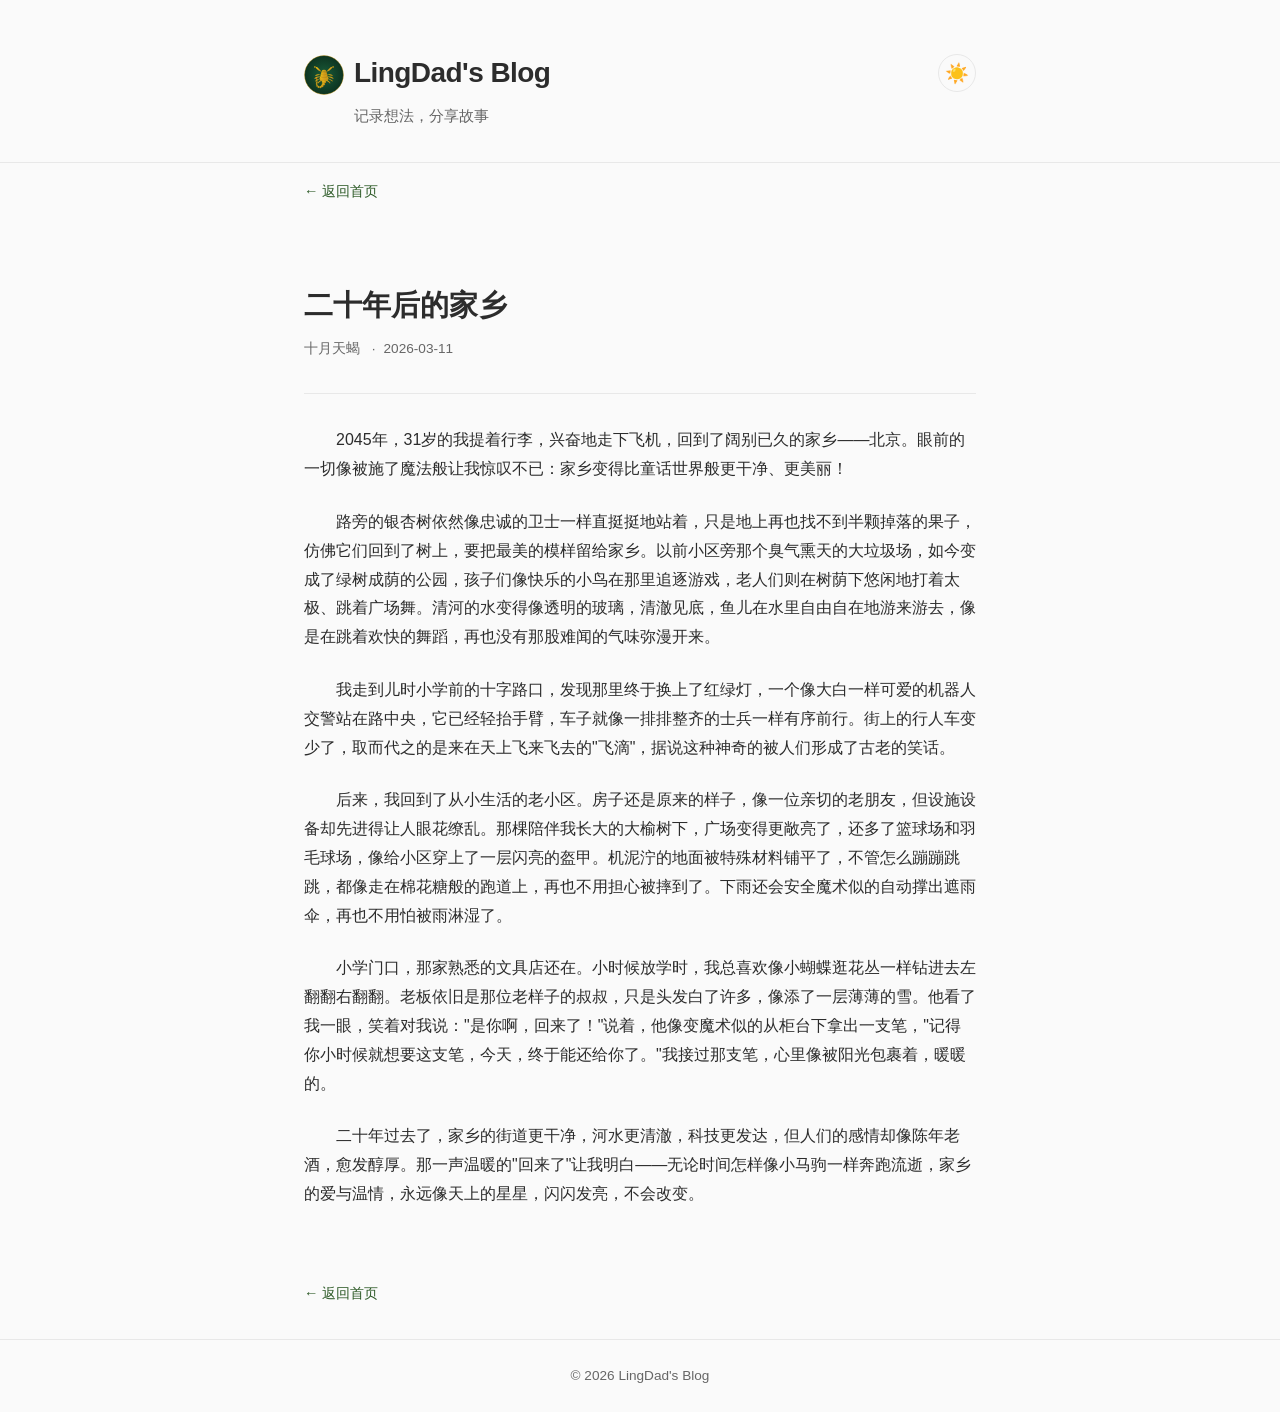
<file: posts/hometown-twenty-years.html>
<!DOCTYPE html>
<html lang="zh-CN">
<head>
    <meta charset="UTF-8">
    <meta name="viewport" content="width=device-width, initial-scale=1.0">
    <title>二十年后的家乡 - LingDad's Blog</title>
    <link rel="icon" href="../favicon.svg" type="image/svg+xml">
    <link rel="icon" href="../favicon.ico" sizes="32x32">
    <link rel="apple-touch-icon" href="../apple-touch-icon.png">
    <link rel="stylesheet" href="../style.css">
</head>
<body>
    <header>
        <div class="container">
            <div class="header-row">
                <h1 class="site-title"><a href="../index.html"><img src="../favicon.svg" alt="十月天蝎" class="site-logo">LingDad's Blog</a></h1>
                <button class="theme-toggle" id="themeToggle" aria-label="切换深色模式">☀️</button>
            </div>
            <p class="site-desc">记录想法，分享故事</p>
        </div>
    </header>

    <main class="container">
        <a href="../index.html" class="back-link">← 返回首页</a>

        <div class="post-header">
            <h1>二十年后的家乡</h1>
            <div class="post-meta">
                <span class="post-author">十月天蝎</span>
                <span class="post-date">2026-03-11</span>
            </div>
        </div>

        <div class="post-content">
            <p>2045年，31岁的我提着行李，兴奋地走下飞机，回到了阔别已久的家乡——北京。眼前的一切像被施了魔法般让我惊叹不已：家乡变得比童话世界般更干净、更美丽！</p>

            <p>路旁的银杏树依然像忠诚的卫士一样直挺挺地站着，只是地上再也找不到半颗掉落的果子，仿佛它们回到了树上，要把最美的模样留给家乡。以前小区旁那个臭气熏天的大垃圾场，如今变成了绿树成荫的公园，孩子们像快乐的小鸟在那里追逐游戏，老人们则在树荫下悠闲地打着太极、跳着广场舞。清河的水变得像透明的玻璃，清澈见底，鱼儿在水里自由自在地游来游去，像是在跳着欢快的舞蹈，再也没有那股难闻的气味弥漫开来。</p>

            <p>我走到儿时小学前的十字路口，发现那里终于换上了红绿灯，一个像大白一样可爱的机器人交警站在路中央，它已经轻抬手臂，车子就像一排排整齐的士兵一样有序前行。街上的行人车变少了，取而代之的是来在天上飞来飞去的&quot;飞滴&quot;，据说这种神奇的被人们形成了古老的笑话。</p>

            <p>后来，我回到了从小生活的老小区。房子还是原来的样子，像一位亲切的老朋友，但设施设备却先进得让人眼花缭乱。那棵陪伴我长大的大榆树下，广场变得更敞亮了，还多了篮球场和羽毛球场，像给小区穿上了一层闪亮的盔甲。机泥泞的地面被特殊材料铺平了，不管怎么蹦蹦跳跳，都像走在棉花糖般的跑道上，再也不用担心被摔到了。下雨还会安全魔术似的自动撑出遮雨伞，再也不用怕被雨淋湿了。</p>

            <p>小学门口，那家熟悉的文具店还在。小时候放学时，我总喜欢像小蝴蝶逛花丛一样钻进去左翻翻右翻翻。老板依旧是那位老样子的叔叔，只是头发白了许多，像添了一层薄薄的雪。他看了我一眼，笑着对我说：&quot;是你啊，回来了！&quot;说着，他像变魔术似的从柜台下拿出一支笔，&quot;记得你小时候就想要这支笔，今天，终于能还给你了。&quot;我接过那支笔，心里像被阳光包裹着，暖暖的。</p>

            <p>二十年过去了，家乡的街道更干净，河水更清澈，科技更发达，但人们的感情却像陈年老酒，愈发醇厚。那一声温暖的&quot;回来了&quot;让我明白——无论时间怎样像小马驹一样奔跑流逝，家乡的爱与温情，永远像天上的星星，闪闪发亮，不会改变。</p>
        </div>

        <a href="../index.html" class="back-link">← 返回首页</a>
    </main>

    <footer>
        <div class="container">
            <p>&copy; 2026 LingDad's Blog</p>
        </div>
    </footer>
    <script>
    (function(){
        var btn=document.getElementById("themeToggle");
        var saved=localStorage.getItem("theme");
        if(saved==="dark"||(!saved&&window.matchMedia("(prefers-color-scheme: dark)").matches)){document.documentElement.setAttribute("data-theme","dark");btn.textContent="🌙";}
        btn.addEventListener("click",function(){var d=document.documentElement.getAttribute("data-theme")==="dark";if(d){document.documentElement.removeAttribute("data-theme");btn.textContent="☀️";localStorage.setItem("theme","light");}else{document.documentElement.setAttribute("data-theme","dark");btn.textContent="🌙";localStorage.setItem("theme","dark");}});
    })();
    </script>
</body>
</html>
</file>
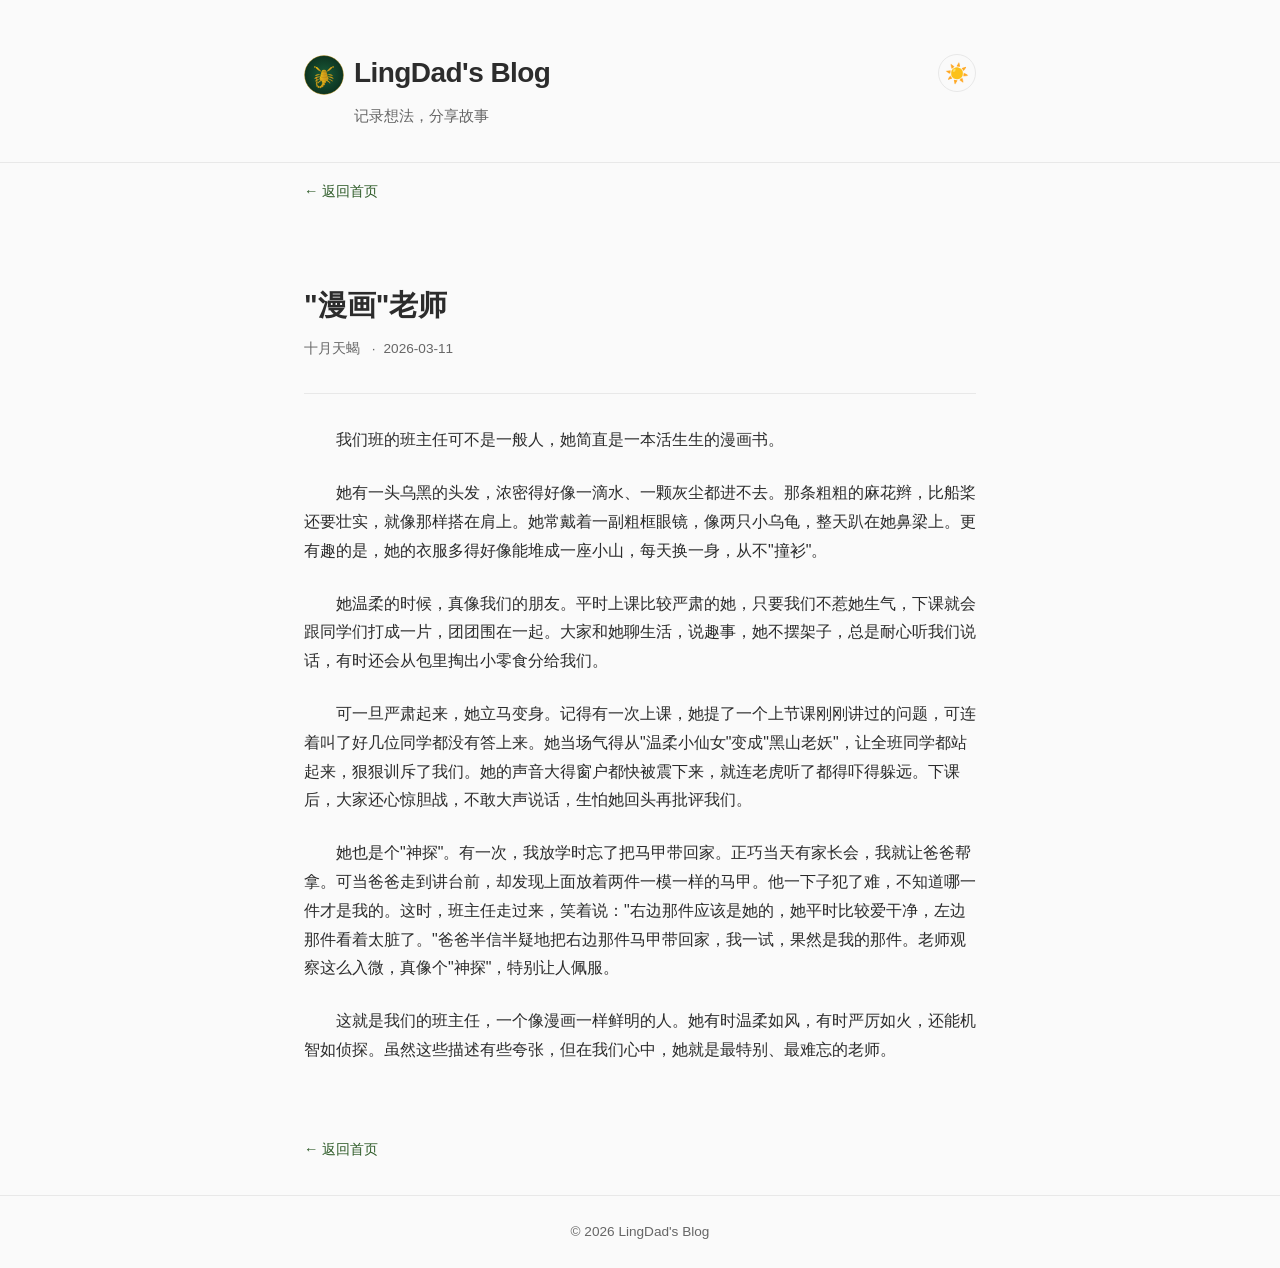
<file: posts/manga-teacher.html>
<!DOCTYPE html>
<html lang="zh-CN">
<head>
    <meta charset="UTF-8">
    <meta name="viewport" content="width=device-width, initial-scale=1.0">
    <title>"漫画"老师 - LingDad's Blog</title>
    <link rel="icon" href="../favicon.svg" type="image/svg+xml">
    <link rel="icon" href="../favicon.ico" sizes="32x32">
    <link rel="apple-touch-icon" href="../apple-touch-icon.png">
    <link rel="stylesheet" href="../style.css">
</head>
<body>
    <header>
        <div class="container">
            <div class="header-row">
                <h1 class="site-title"><a href="../index.html"><img src="../favicon.svg" alt="十月天蝎" class="site-logo">LingDad's Blog</a></h1>
                <button class="theme-toggle" id="themeToggle" aria-label="切换深色模式">☀️</button>
            </div>
            <p class="site-desc">记录想法，分享故事</p>
        </div>
    </header>

    <main class="container">
        <a href="../index.html" class="back-link">← 返回首页</a>

        <div class="post-header">
            <h1>"漫画"老师</h1>
            <div class="post-meta">
                <span class="post-author">十月天蝎</span>
                <span class="post-date">2026-03-11</span>
            </div>
        </div>

        <div class="post-content">
            <p>我们班的班主任可不是一般人，她简直是一本活生生的漫画书。</p>

            <p>她有一头乌黑的头发，浓密得好像一滴水、一颗灰尘都进不去。那条粗粗的麻花辫，比船桨还要壮实，就像那样搭在肩上。她常戴着一副粗框眼镜，像两只小乌龟，整天趴在她鼻梁上。更有趣的是，她的衣服多得好像能堆成一座小山，每天换一身，从不&quot;撞衫&quot;。</p>

            <p>她温柔的时候，真像我们的朋友。平时上课比较严肃的她，只要我们不惹她生气，下课就会跟同学们打成一片，团团围在一起。大家和她聊生活，说趣事，她不摆架子，总是耐心听我们说话，有时还会从包里掏出小零食分给我们。</p>

            <p>可一旦严肃起来，她立马变身。记得有一次上课，她提了一个上节课刚刚讲过的问题，可连着叫了好几位同学都没有答上来。她当场气得从&quot;温柔小仙女&quot;变成&quot;黑山老妖&quot;，让全班同学都站起来，狠狠训斥了我们。她的声音大得窗户都快被震下来，就连老虎听了都得吓得躲远。下课后，大家还心惊胆战，不敢大声说话，生怕她回头再批评我们。</p>

            <p>她也是个&quot;神探&quot;。有一次，我放学时忘了把马甲带回家。正巧当天有家长会，我就让爸爸帮拿。可当爸爸走到讲台前，却发现上面放着两件一模一样的马甲。他一下子犯了难，不知道哪一件才是我的。这时，班主任走过来，笑着说：&quot;右边那件应该是她的，她平时比较爱干净，左边那件看着太脏了。&quot;爸爸半信半疑地把右边那件马甲带回家，我一试，果然是我的那件。老师观察这么入微，真像个&quot;神探&quot;，特别让人佩服。</p>

            <p>这就是我们的班主任，一个像漫画一样鲜明的人。她有时温柔如风，有时严厉如火，还能机智如侦探。虽然这些描述有些夸张，但在我们心中，她就是最特别、最难忘的老师。</p>
        </div>

        <a href="../index.html" class="back-link">← 返回首页</a>
    </main>

    <footer>
        <div class="container">
            <p>&copy; 2026 LingDad's Blog</p>
        </div>
    </footer>
    <script>
    (function(){
        var btn=document.getElementById("themeToggle");
        var saved=localStorage.getItem("theme");
        if(saved==="dark"||(!saved&&window.matchMedia("(prefers-color-scheme: dark)").matches)){document.documentElement.setAttribute("data-theme","dark");btn.textContent="🌙";}
        btn.addEventListener("click",function(){var d=document.documentElement.getAttribute("data-theme")==="dark";if(d){document.documentElement.removeAttribute("data-theme");btn.textContent="☀️";localStorage.setItem("theme","light");}else{document.documentElement.setAttribute("data-theme","dark");btn.textContent="🌙";localStorage.setItem("theme","dark");}});
    })();
    </script>
</body>
</html>
</file>
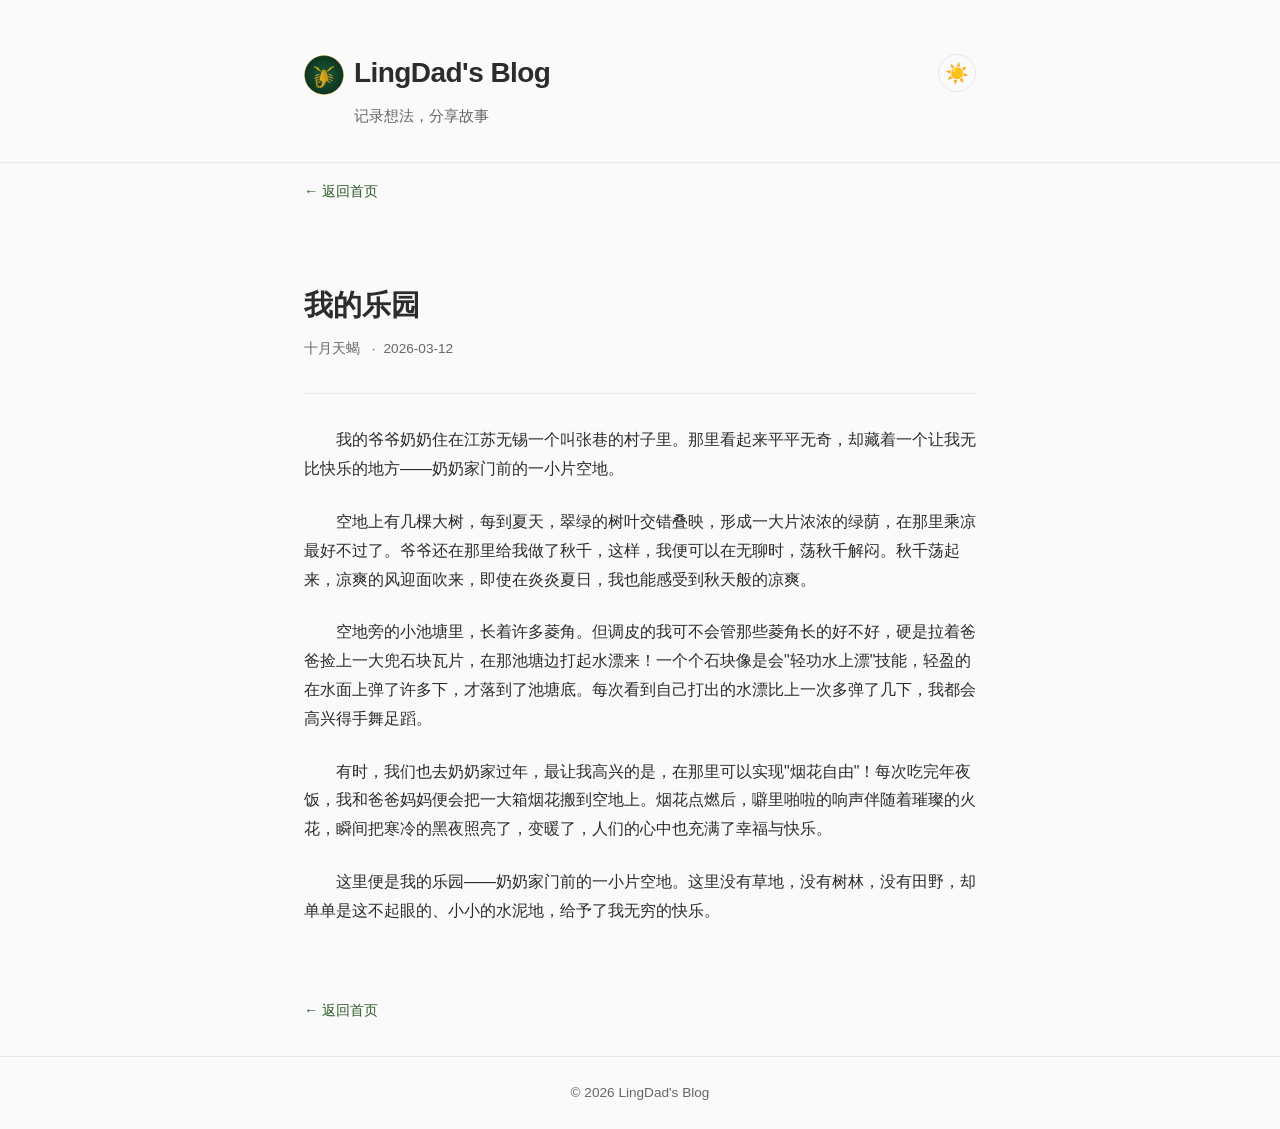
<file: posts/my-paradise.html>
<!DOCTYPE html>
<html lang="zh-CN">
<head>
    <meta charset="UTF-8">
    <meta name="viewport" content="width=device-width, initial-scale=1.0">
    <title>我的乐园 - LingDad's Blog</title>
    <link rel="icon" href="../favicon.svg" type="image/svg+xml">
    <link rel="icon" href="../favicon.ico" sizes="32x32">
    <link rel="apple-touch-icon" href="../apple-touch-icon.png">
    <link rel="stylesheet" href="../style.css">
</head>
<body>
    <header>
        <div class="container">
            <div class="header-row">
                <h1 class="site-title"><a href="../index.html"><img src="../favicon.svg" alt="十月天蝎" class="site-logo">LingDad's Blog</a></h1>
                <button class="theme-toggle" id="themeToggle" aria-label="切换深色模式">☀️</button>
            </div>
            <p class="site-desc">记录想法，分享故事</p>
        </div>
    </header>

    <main class="container">
        <a href="../index.html" class="back-link">← 返回首页</a>

        <div class="post-header">
            <h1>我的乐园</h1>
            <div class="post-meta">
                <span class="post-author">十月天蝎</span>
                <span class="post-date">2026-03-12</span>
            </div>
        </div>

        <div class="post-content">
            <p>我的爷爷奶奶住在江苏无锡一个叫张巷的村子里。那里看起来平平无奇，却藏着一个让我无比快乐的地方——奶奶家门前的一小片空地。</p>

            <p>空地上有几棵大树，每到夏天，翠绿的树叶交错叠映，形成一大片浓浓的绿荫，在那里乘凉最好不过了。爷爷还在那里给我做了秋千，这样，我便可以在无聊时，荡秋千解闷。秋千荡起来，凉爽的风迎面吹来，即使在炎炎夏日，我也能感受到秋天般的凉爽。</p>

            <p>空地旁的小池塘里，长着许多菱角。但调皮的我可不会管那些菱角长的好不好，硬是拉着爸爸捡上一大兜石块瓦片，在那池塘边打起水漂来！一个个石块像是会&quot;轻功水上漂&quot;技能，轻盈的在水面上弹了许多下，才落到了池塘底。每次看到自己打出的水漂比上一次多弹了几下，我都会高兴得手舞足蹈。</p>

            <p>有时，我们也去奶奶家过年，最让我高兴的是，在那里可以实现&quot;烟花自由&quot;！每次吃完年夜饭，我和爸爸妈妈便会把一大箱烟花搬到空地上。烟花点燃后，噼里啪啦的响声伴随着璀璨的火花，瞬间把寒冷的黑夜照亮了，变暖了，人们的心中也充满了幸福与快乐。</p>

            <p>这里便是我的乐园——奶奶家门前的一小片空地。这里没有草地，没有树林，没有田野，却单单是这不起眼的、小小的水泥地，给予了我无穷的快乐。</p>
        </div>

        <a href="../index.html" class="back-link">← 返回首页</a>
    </main>

    <footer>
        <div class="container">
            <p>&copy; 2026 LingDad's Blog</p>
        </div>
    </footer>
    <script>
    (function(){
        var btn=document.getElementById("themeToggle");
        var saved=localStorage.getItem("theme");
        if(saved==="dark"||(!saved&&window.matchMedia("(prefers-color-scheme: dark)").matches)){document.documentElement.setAttribute("data-theme","dark");btn.textContent="🌙";}
        btn.addEventListener("click",function(){var d=document.documentElement.getAttribute("data-theme")==="dark";if(d){document.documentElement.removeAttribute("data-theme");btn.textContent="☀️";localStorage.setItem("theme","light");}else{document.documentElement.setAttribute("data-theme","dark");btn.textContent="🌙";localStorage.setItem("theme","dark");}});
    })();
    </script>
</body>
</html>
</file>
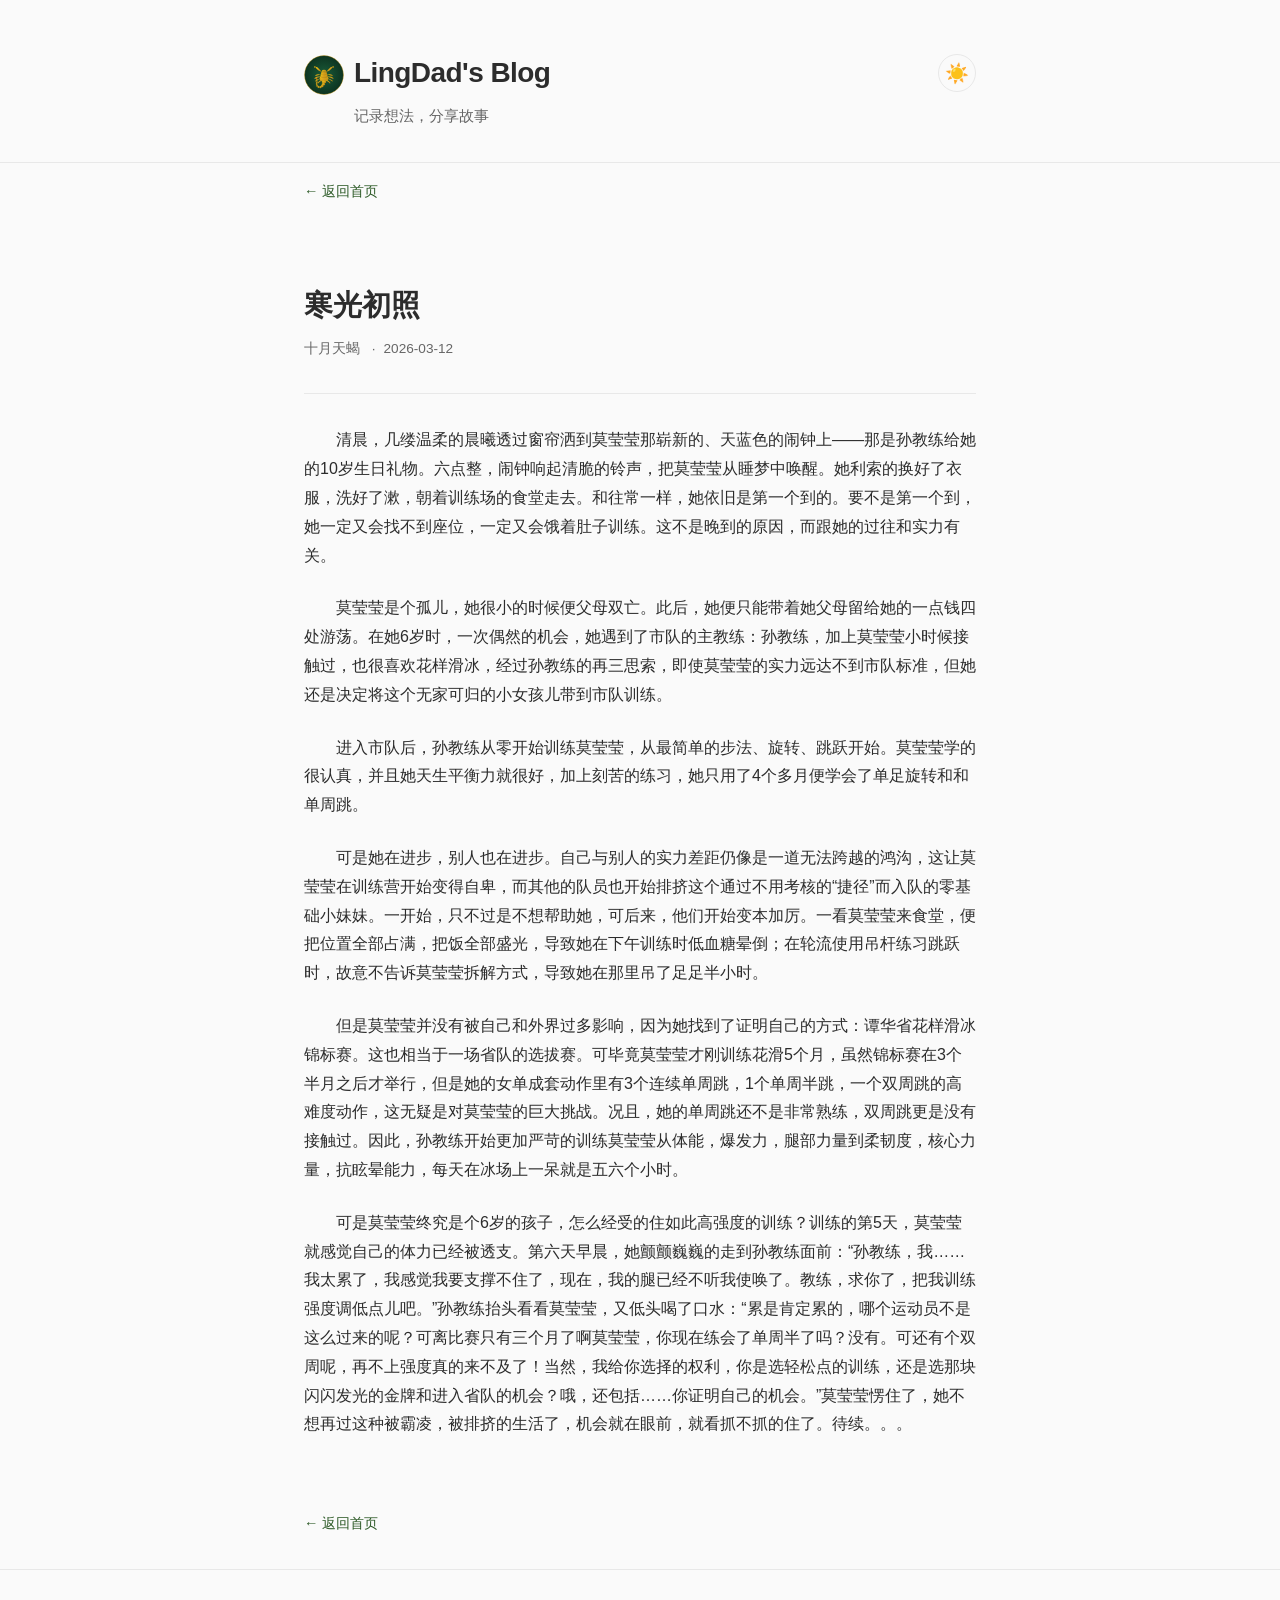
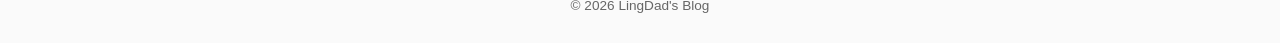
<file: posts/story-1.html>
<!DOCTYPE html>
<html lang="zh-CN">
<head>
    <meta charset="UTF-8">
    <meta name="viewport" content="width=device-width, initial-scale=1.0">
    <title>寒光初照 - LingDad's Blog</title>
    <link rel="icon" href="../favicon.svg" type="image/svg+xml">
    <link rel="icon" href="../favicon.ico" sizes="32x32">
    <link rel="apple-touch-icon" href="../apple-touch-icon.png">
    <link rel="stylesheet" href="../style.css">
</head>
<body>
    <header>
        <div class="container">
            <div class="header-row">
                <h1 class="site-title"><a href="../index.html"><img src="../favicon.svg" alt="十月天蝎" class="site-logo">LingDad's Blog</a></h1>
                <button class="theme-toggle" id="themeToggle" aria-label="切换深色模式">☀️</button>
            </div>
            <p class="site-desc">记录想法，分享故事</p>
        </div>
    </header>

    <main class="container">
        <a href="../index.html" class="back-link">← 返回首页</a>

        <div class="post-header">
            <h1>寒光初照</h1>
            <div class="post-meta">
                <span class="post-author">十月天蝎</span>
                <span class="post-date">2026-03-12</span>
            </div>
        </div>

        <div class="post-content">
            <p>清晨，几缕温柔的晨曦透过窗帘洒到莫莹莹那崭新的、天蓝色的闹钟上——那是孙教练给她的10岁生日礼物。六点整，闹钟响起清脆的铃声，把莫莹莹从睡梦中唤醒。她利索的换好了衣服，洗好了漱，朝着训练场的食堂走去。和往常一样，她依旧是第一个到的。要不是第一个到，她一定又会找不到座位，一定又会饿着肚子训练。这不是晚到的原因，而跟她的过往和实力有关。</p>

            <p>莫莹莹是个孤儿，她很小的时候便父母双亡。此后，她便只能带着她父母留给她的一点钱四处游荡。在她6岁时，一次偶然的机会，她遇到了市队的主教练：孙教练，加上莫莹莹小时候接触过，也很喜欢花样滑冰，经过孙教练的再三思索，即使莫莹莹的实力远达不到市队标准，但她还是决定将这个无家可归的小女孩儿带到市队训练。</p>

            <p>进入市队后，孙教练从零开始训练莫莹莹，从最简单的步法、旋转、跳跃开始。莫莹莹学的很认真，并且她天生平衡力就很好，加上刻苦的练习，她只用了4个多月便学会了单足旋转和和单周跳。</p>

            <p>可是她在进步，别人也在进步。自己与别人的实力差距仍像是一道无法跨越的鸿沟，这让莫莹莹在训练营开始变得自卑，而其他的队员也开始排挤这个通过不用考核的“捷径”而入队的零基础小妹妹。一开始，只不过是不想帮助她，可后来，他们开始变本加厉。一看莫莹莹来食堂，便把位置全部占满，把饭全部盛光，导致她在下午训练时低血糖晕倒；在轮流使用吊杆练习跳跃时，故意不告诉莫莹莹拆解方式，导致她在那里吊了足足半小时。</p>

            <p>但是莫莹莹并没有被自己和外界过多影响，因为她找到了证明自己的方式：谭华省花样滑冰锦标赛。这也相当于一场省队的选拔赛。可毕竟莫莹莹才刚训练花滑5个月，虽然锦标赛在3个半月之后才举行，但是她的女单成套动作里有3个连续单周跳，1个单周半跳，一个双周跳的高难度动作，这无疑是对莫莹莹的巨大挑战。况且，她的单周跳还不是非常熟练，双周跳更是没有接触过。因此，孙教练开始更加严苛的训练莫莹莹从体能，爆发力，腿部力量到柔韧度，核心力量，抗眩晕能力，每天在冰场上一呆就是五六个小时。</p>

            <p>可是莫莹莹终究是个6岁的孩子，怎么经受的住如此高强度的训练？训练的第5天，莫莹莹就感觉自己的体力已经被透支。第六天早晨，她颤颤巍巍的走到孙教练面前：“孙教练，我……我太累了，我感觉我要支撑不住了，现在，我的腿已经不听我使唤了。教练，求你了，把我训练强度调低点儿吧。”孙教练抬头看看莫莹莹，又低头喝了口水：“累是肯定累的，哪个运动员不是这么过来的呢？可离比赛只有三个月了啊莫莹莹，你现在练会了单周半了吗？没有。可还有个双周呢，再不上强度真的来不及了！当然，我给你选择的权利，你是选轻松点的训练，还是选那块闪闪发光的金牌和进入省队的机会？哦，还包括……你证明自己的机会。”莫莹莹愣住了，她不想再过这种被霸凌，被排挤的生活了，机会就在眼前，就看抓不抓的住了。待续。。。</p>
        </div>

        <a href="../index.html" class="back-link">← 返回首页</a>
    </main>

    <footer>
        <div class="container">
            <p>&copy; 2026 LingDad's Blog</p>
        </div>
    </footer>
    <script>
    (function(){
        var btn=document.getElementById("themeToggle");
        var saved=localStorage.getItem("theme");
        if(saved==="dark"||(!saved&&window.matchMedia("(prefers-color-scheme: dark)").matches)){document.documentElement.setAttribute("data-theme","dark");btn.textContent="🌙";}
        btn.addEventListener("click",function(){var d=document.documentElement.getAttribute("data-theme")==="dark";if(d){document.documentElement.removeAttribute("data-theme");btn.textContent="☀️";localStorage.setItem("theme","light");}else{document.documentElement.setAttribute("data-theme","dark");btn.textContent="🌙";localStorage.setItem("theme","dark");}});
    })();
    </script>
</body>
</html>
</file>
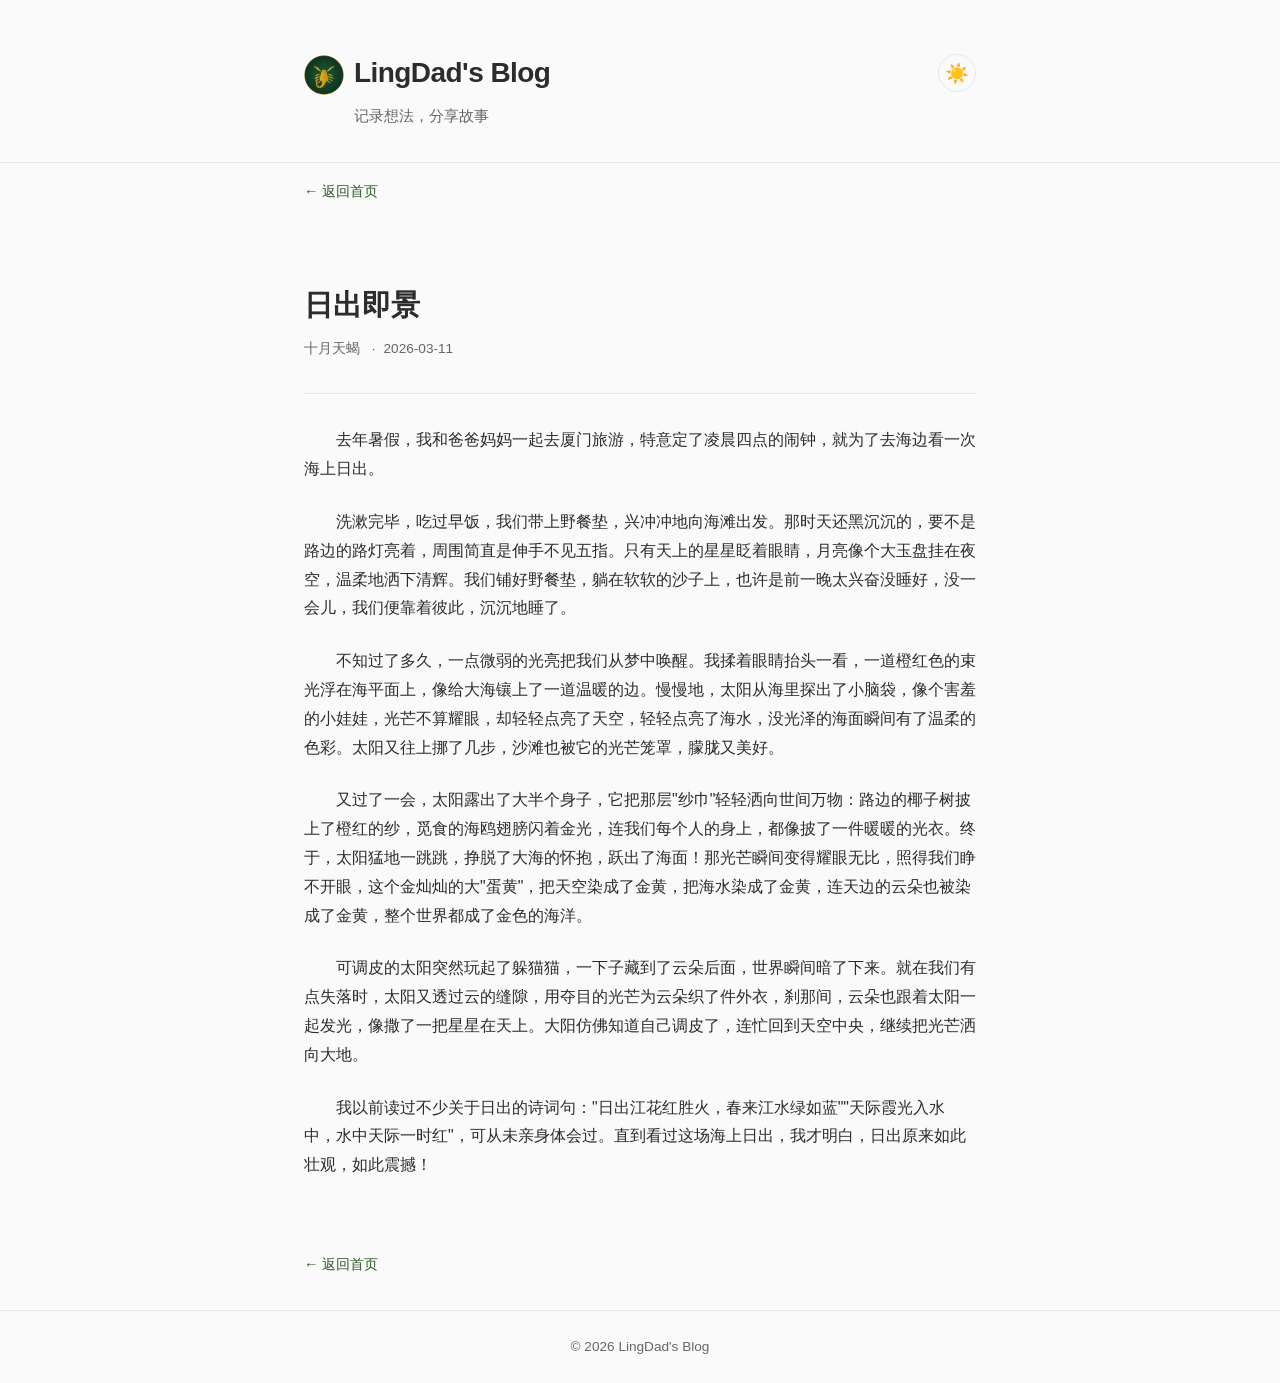
<file: posts/sunrise-scene.html>
<!DOCTYPE html>
<html lang="zh-CN">
<head>
    <meta charset="UTF-8">
    <meta name="viewport" content="width=device-width, initial-scale=1.0">
    <title>日出即景 - LingDad's Blog</title>
    <link rel="icon" href="../favicon.svg" type="image/svg+xml">
    <link rel="icon" href="../favicon.ico" sizes="32x32">
    <link rel="apple-touch-icon" href="../apple-touch-icon.png">
    <link rel="stylesheet" href="../style.css">
</head>
<body>
    <header>
        <div class="container">
            <div class="header-row">
                <h1 class="site-title"><a href="../index.html"><img src="../favicon.svg" alt="十月天蝎" class="site-logo">LingDad's Blog</a></h1>
                <button class="theme-toggle" id="themeToggle" aria-label="切换深色模式">☀️</button>
            </div>
            <p class="site-desc">记录想法，分享故事</p>
        </div>
    </header>

    <main class="container">
        <a href="../index.html" class="back-link">← 返回首页</a>

        <div class="post-header">
            <h1>日出即景</h1>
            <div class="post-meta">
                <span class="post-author">十月天蝎</span>
                <span class="post-date">2026-03-11</span>
            </div>
        </div>

        <div class="post-content">
            <p>去年暑假，我和爸爸妈妈一起去厦门旅游，特意定了凌晨四点的闹钟，就为了去海边看一次海上日出。</p>

            <p>洗漱完毕，吃过早饭，我们带上野餐垫，兴冲冲地向海滩出发。那时天还黑沉沉的，要不是路边的路灯亮着，周围简直是伸手不见五指。只有天上的星星眨着眼睛，月亮像个大玉盘挂在夜空，温柔地洒下清辉。我们铺好野餐垫，躺在软软的沙子上，也许是前一晚太兴奋没睡好，没一会儿，我们便靠着彼此，沉沉地睡了。</p>

            <p>不知过了多久，一点微弱的光亮把我们从梦中唤醒。我揉着眼睛抬头一看，一道橙红色的束光浮在海平面上，像给大海镶上了一道温暖的边。慢慢地，太阳从海里探出了小脑袋，像个害羞的小娃娃，光芒不算耀眼，却轻轻点亮了天空，轻轻点亮了海水，没光泽的海面瞬间有了温柔的色彩。太阳又往上挪了几步，沙滩也被它的光芒笼罩，朦胧又美好。</p>

            <p>又过了一会，太阳露出了大半个身子，它把那层&quot;纱巾&quot;轻轻洒向世间万物：路边的椰子树披上了橙红的纱，觅食的海鸥翅膀闪着金光，连我们每个人的身上，都像披了一件暖暖的光衣。终于，太阳猛地一跳跳，挣脱了大海的怀抱，跃出了海面！那光芒瞬间变得耀眼无比，照得我们睁不开眼，这个金灿灿的大&quot;蛋黄&quot;，把天空染成了金黄，把海水染成了金黄，连天边的云朵也被染成了金黄，整个世界都成了金色的海洋。</p>

            <p>可调皮的太阳突然玩起了躲猫猫，一下子藏到了云朵后面，世界瞬间暗了下来。就在我们有点失落时，太阳又透过云的缝隙，用夺目的光芒为云朵织了件外衣，刹那间，云朵也跟着太阳一起发光，像撒了一把星星在天上。大阳仿佛知道自己调皮了，连忙回到天空中央，继续把光芒洒向大地。</p>

            <p>我以前读过不少关于日出的诗词句：&quot;日出江花红胜火，春来江水绿如蓝&quot;&quot;天际霞光入水中，水中天际一时红&quot;，可从未亲身体会过。直到看过这场海上日出，我才明白，日出原来如此壮观，如此震撼！</p>
        </div>

        <a href="../index.html" class="back-link">← 返回首页</a>
    </main>

    <footer>
        <div class="container">
            <p>&copy; 2026 LingDad's Blog</p>
        </div>
    </footer>
    <script>
    (function(){
        var btn=document.getElementById("themeToggle");
        var saved=localStorage.getItem("theme");
        if(saved==="dark"||(!saved&&window.matchMedia("(prefers-color-scheme: dark)").matches)){document.documentElement.setAttribute("data-theme","dark");btn.textContent="🌙";}
        btn.addEventListener("click",function(){var d=document.documentElement.getAttribute("data-theme")==="dark";if(d){document.documentElement.removeAttribute("data-theme");btn.textContent="☀️";localStorage.setItem("theme","light");}else{document.documentElement.setAttribute("data-theme","dark");btn.textContent="🌙";localStorage.setItem("theme","dark");}});
    })();
    </script>
</body>
</html>
</file>
<file: style.css>
/* ===== Reset & Base ===== */
*, *::before, *::after { margin: 0; padding: 0; box-sizing: border-box; }

:root {
    --bg: #fafafa;
    --text: #2c2c2c;
    --text-light: #666;
    --accent: #2d5a27;
    --card-bg: #fff;
    --border: #e8e8e8;
    --max-width: 720px;
}

[data-theme="dark"] {
    --bg: #1a1a2e;
    --text: #e0e0e0;
    --text-light: #999;
    --accent: #5dbb63;
    --card-bg: #16213e;
    --border: #2a2a4a;
}

body {
    font-family: -apple-system, "Noto Sans SC", "PingFang SC", "Hiragino Sans GB", "Microsoft YaHei", sans-serif;
    background: var(--bg);
    color: var(--text);
    line-height: 1.8;
    min-height: 100vh;
    display: flex;
    flex-direction: column;
}

.container {
    max-width: var(--max-width);
    margin: 0 auto;
    padding: 0 24px;
    width: 100%;
}

a { color: inherit; text-decoration: none; }

/* ===== Header ===== */
header {
    padding: 48px 0 32px;
    border-bottom: 1px solid var(--border);
}

.header-row {
    display: flex;
    align-items: center;
    justify-content: space-between;
}

.site-title {
    font-size: 1.75rem;
    font-weight: 700;
    letter-spacing: -0.02em;
    display: flex;
    align-items: center;
}

.theme-toggle {
    background: none;
    border: 1.5px solid var(--border);
    border-radius: 50%;
    width: 38px;
    height: 38px;
    font-size: 1.2rem;
    cursor: pointer;
    display: flex;
    align-items: center;
    justify-content: center;
    transition: border-color 0.3s, transform 0.3s;
    flex-shrink: 0;
}

.theme-toggle:hover {
    border-color: var(--accent);
    transform: rotate(30deg);
}

.site-logo {
    width: 40px;
    height: 40px;
    margin-right: 10px;
    vertical-align: middle;
    border-radius: 50%;
}

.site-title a:hover { color: var(--accent); }

.site-desc {
    color: var(--text-light);
    font-size: 0.95rem;
    margin-top: 4px;
    padding-left: 50px;
}

/* ===== Post List ===== */
main { flex: 1; }

.app-links {
    padding: 38px 0 8px;
}

.section-heading {
    margin-bottom: 20px;
}

.section-heading h2 {
    font-size: 1.2rem;
    margin-bottom: 6px;
}

.section-heading p {
    color: var(--text-light);
    font-size: 0.95rem;
}

.app-grid {
    display: grid;
    grid-template-columns: repeat(2, minmax(0, 1fr));
    gap: 18px;
}

.app-card {
    display: flex;
    flex-direction: column;
    align-items: stretch;
    gap: 18px;
    position: relative;
    overflow: hidden;
    min-height: 220px;
    padding: 22px;
    background:
        radial-gradient(circle at top right, color-mix(in srgb, var(--accent) 16%, transparent), transparent 38%),
        linear-gradient(180deg, color-mix(in srgb, var(--card-bg) 90%, #f5f0e5) 0%, var(--card-bg) 100%);
    border: 1px solid var(--border);
    border-radius: 24px;
    box-shadow: 0 18px 40px rgba(24, 30, 20, 0.06);
    transition: transform 0.28s ease, border-color 0.28s ease, box-shadow 0.28s ease;
}

.app-card:hover {
    border-color: var(--accent);
    transform: translateY(-6px);
    box-shadow: 0 24px 52px rgba(24, 30, 20, 0.14);
}

.app-card-glow {
    position: absolute;
    inset: auto -28px -36px auto;
    width: 140px;
    height: 140px;
    border-radius: 50%;
    background: color-mix(in srgb, var(--accent) 18%, transparent);
    filter: blur(16px);
    opacity: 0.8;
    pointer-events: none;
}

.app-card-top,
.app-card-bottom {
    position: relative;
    z-index: 1;
    display: flex;
    align-items: center;
    justify-content: space-between;
}

.app-icon {
    width: 58px;
    height: 58px;
    border-radius: 18px;
    display: flex;
    align-items: center;
    justify-content: center;
    background: linear-gradient(135deg, color-mix(in srgb, var(--accent) 24%, #ffffff) 0%, color-mix(in srgb, var(--accent) 8%, var(--card-bg)) 100%);
    color: var(--accent);
    box-shadow: inset 0 1px 0 rgba(255, 255, 255, 0.55);
    flex-shrink: 0;
}

.app-icon svg {
    width: 29px;
    height: 29px;
    fill: none;
    stroke: currentColor;
    stroke-width: 1.7;
    stroke-linecap: round;
    stroke-linejoin: round;
}

.app-badge {
    padding: 6px 10px;
    border-radius: 999px;
    background: color-mix(in srgb, var(--accent) 10%, transparent);
    color: var(--accent);
    font-size: 0.72rem;
    font-weight: 700;
    letter-spacing: 0.08em;
    text-transform: uppercase;
}

.app-info {
    display: flex;
    flex-direction: column;
    gap: 8px;
    min-width: 0;
    position: relative;
    z-index: 1;
    flex: 1;
}

.app-info strong {
    font-size: 1.22rem;
    line-height: 1.2;
    letter-spacing: -0.02em;
}

.app-summary {
    color: var(--text-light);
    font-size: 0.94rem;
    line-height: 1.7;
    max-width: 24ch;
}

.app-link-text {
    font-size: 0.92rem;
    font-weight: 600;
    color: var(--text);
}

.app-arrow {
    width: 36px;
    height: 36px;
    border-radius: 50%;
    display: inline-flex;
    align-items: center;
    justify-content: center;
    border: 1px solid color-mix(in srgb, var(--accent) 24%, var(--border));
    color: var(--accent);
    font-size: 1rem;
    transition: transform 0.24s ease, background-color 0.24s ease;
}

.app-card:hover .app-arrow {
    transform: translate(2px, -2px);
    background: color-mix(in srgb, var(--accent) 12%, transparent);
}

.post-list {
    padding: 32px 0;
}

.post-card {
    padding: 24px 0;
    border-bottom: 1px solid var(--border);
}

.post-card:last-child { border-bottom: none; }

.post-card a { display: block; }
.post-card a:hover .post-title { color: var(--accent); }

.post-title {
    font-size: 1.3rem;
    font-weight: 600;
    margin-bottom: 8px;
    transition: color 0.2s;
}

.post-meta {
    font-size: 0.85rem;
    color: var(--text-light);
    margin-bottom: 8px;
}

.post-meta span + span::before {
    content: "·";
    margin: 0 8px;
}

.post-excerpt {
    color: var(--text-light);
    font-size: 0.95rem;
    display: -webkit-box;
    -webkit-line-clamp: 2;
    -webkit-box-orient: vertical;
    overflow: hidden;
}

/* ===== Article Page ===== */
.post-header {
    padding: 48px 0 24px;
    border-bottom: 1px solid var(--border);
}

.post-header h1 {
    font-size: 1.8rem;
    font-weight: 700;
    line-height: 1.4;
}

.post-header .post-meta {
    margin-top: 12px;
}

.post-content {
    padding: 32px 0;
}

.post-content p {
    margin-bottom: 1.5em;
    text-indent: 2em;
}

.back-link {
    display: inline-block;
    color: var(--accent);
    font-size: 0.9rem;
    padding: 16px 0 32px;
}

.back-link:hover { text-decoration: underline; }

/* ===== Footer ===== */
footer {
    padding: 24px 0;
    border-top: 1px solid var(--border);
    color: var(--text-light);
    font-size: 0.85rem;
    text-align: center;
}

/* ===== Responsive ===== */
@media (max-width: 600px) {
    header { padding: 32px 0 24px; }
    .site-title { font-size: 1.4rem; }
    .app-grid { grid-template-columns: 1fr; }
    .app-card { min-height: 0; padding: 20px; }
    .post-title { font-size: 1.1rem; }
    .post-header h1 { font-size: 1.4rem; }
}
</file>
